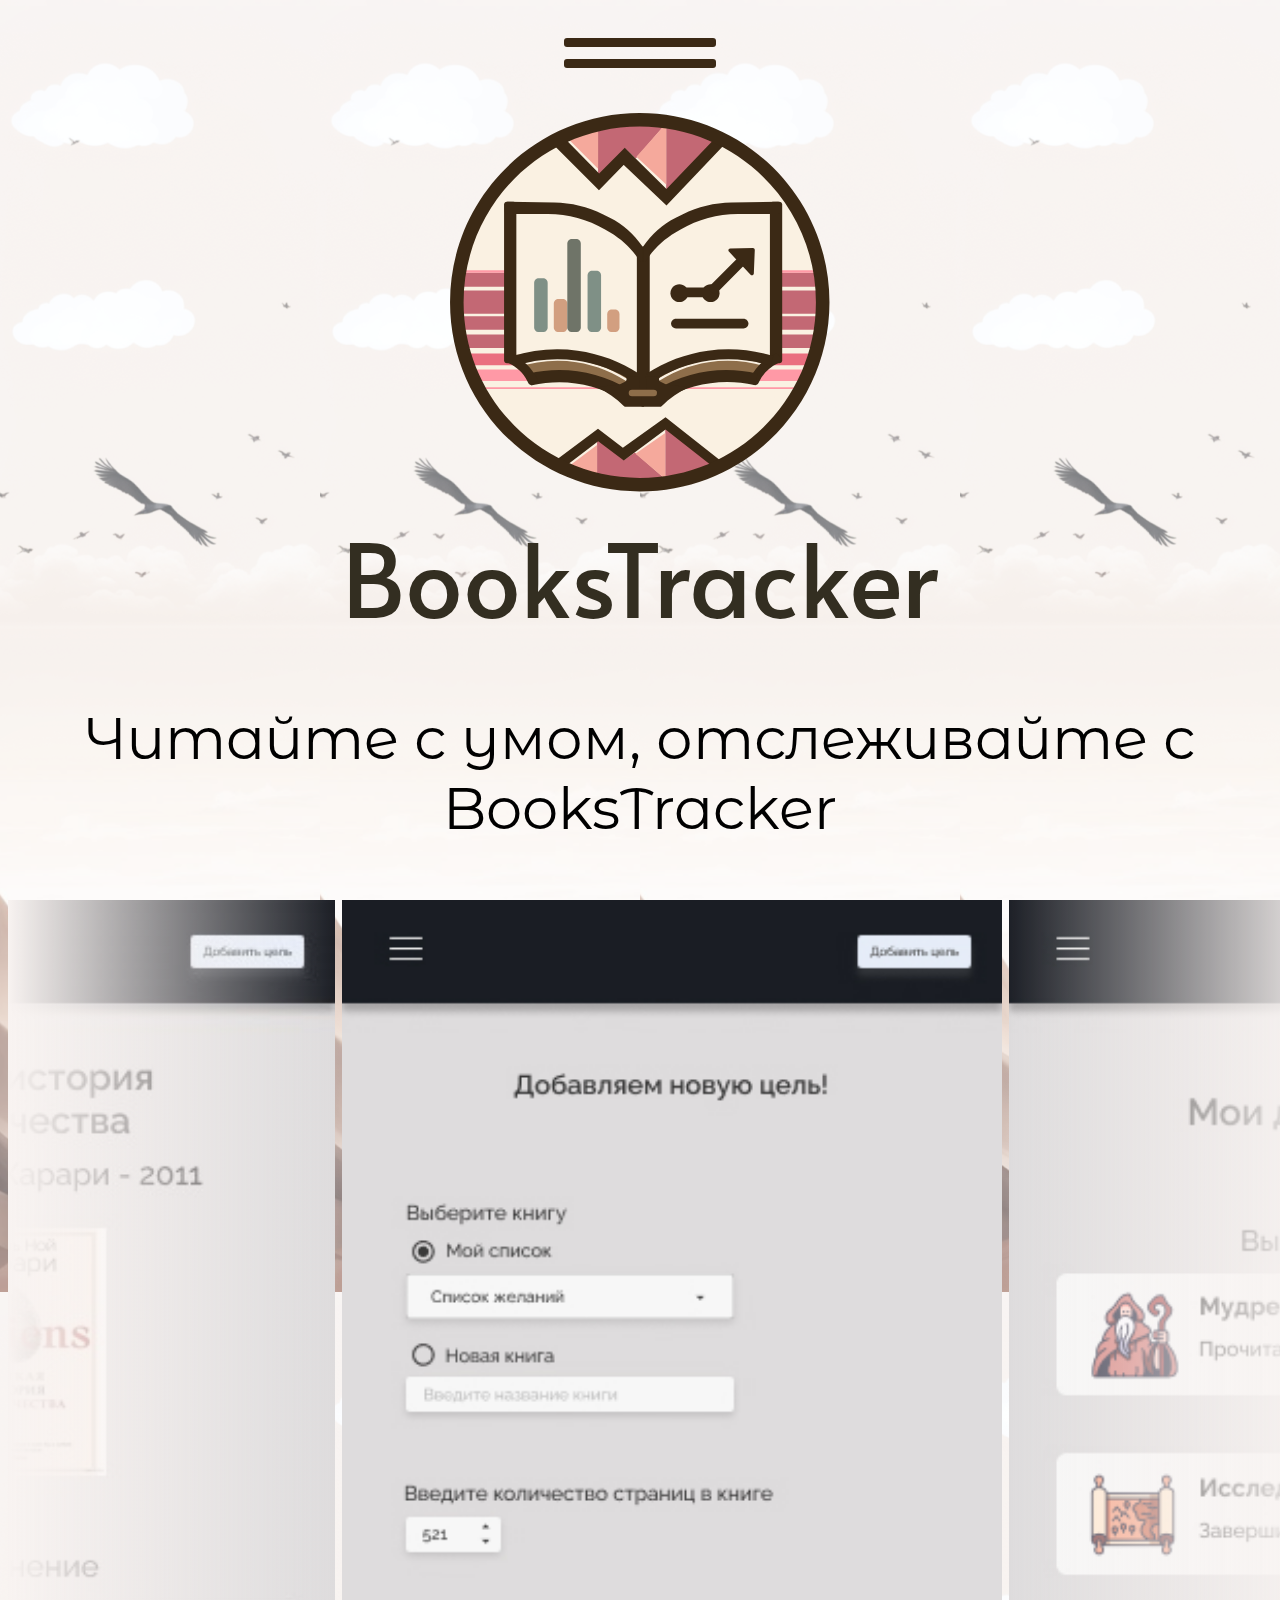
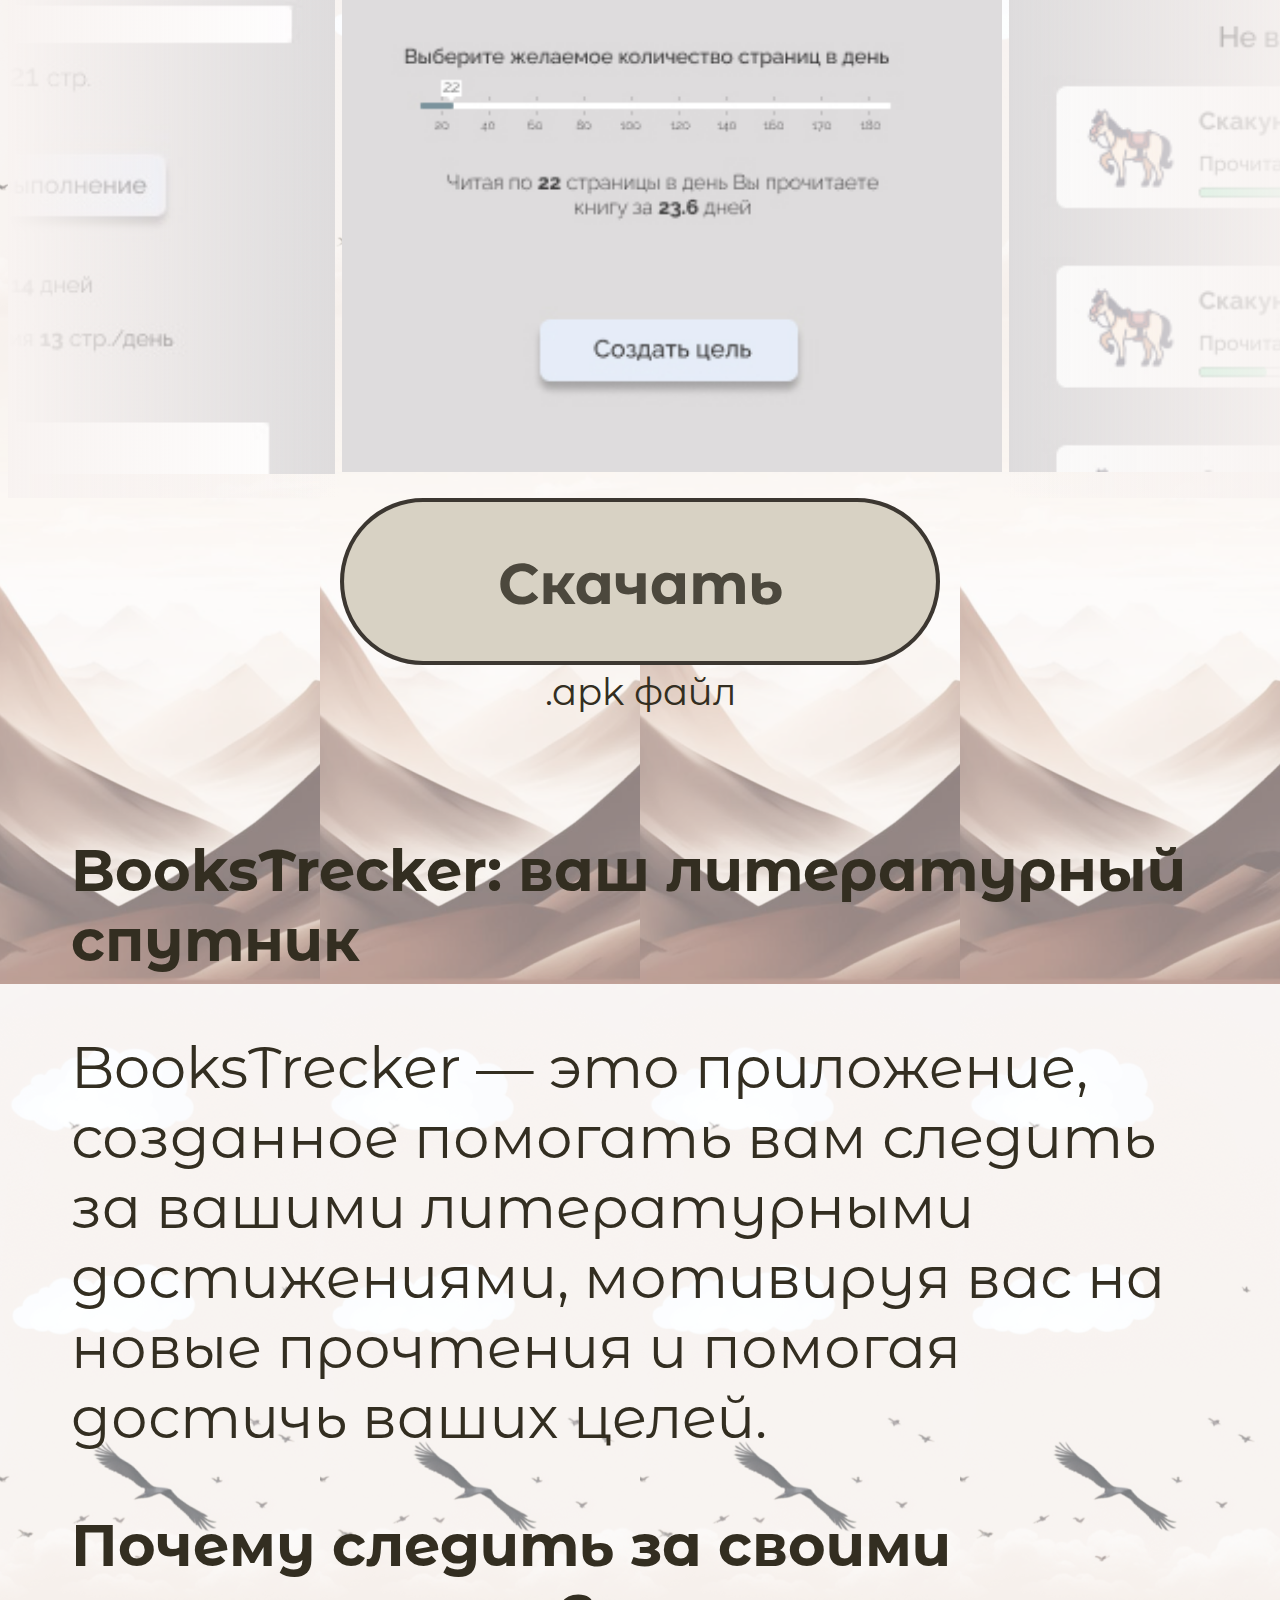
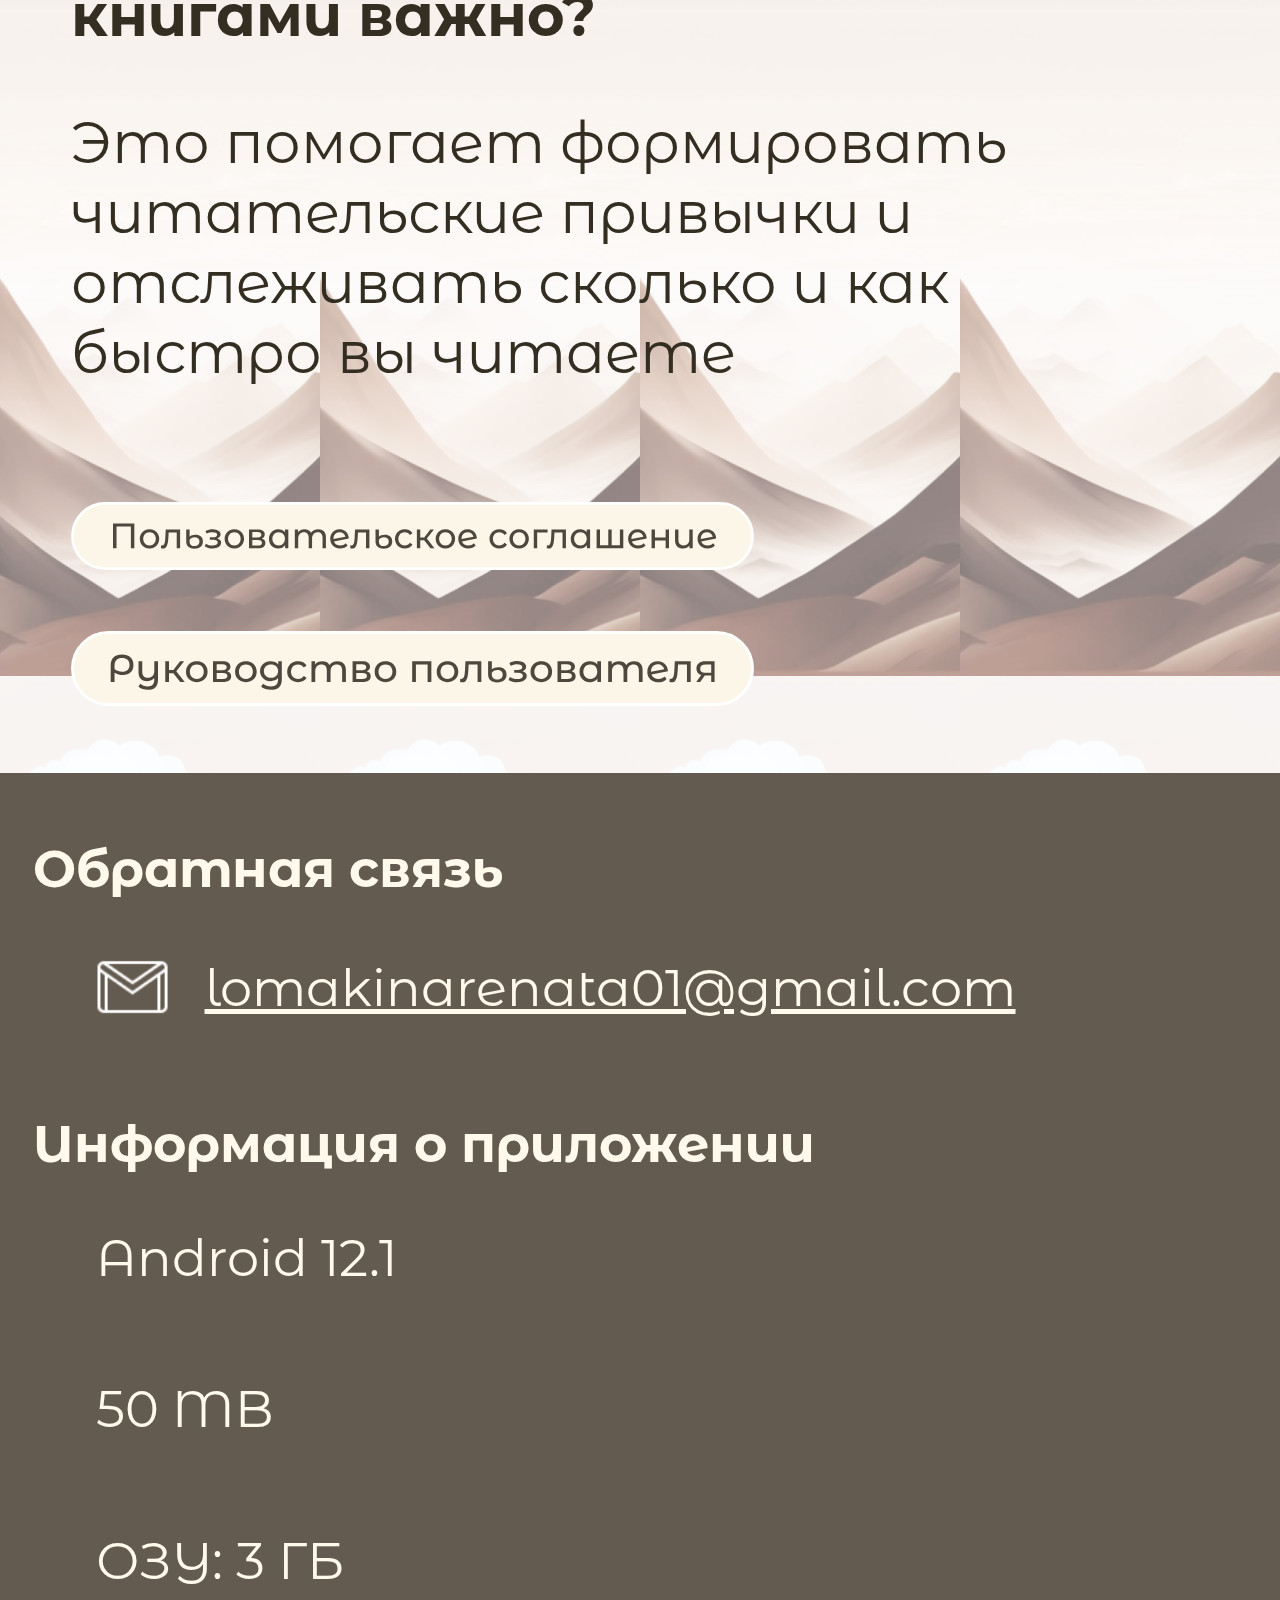
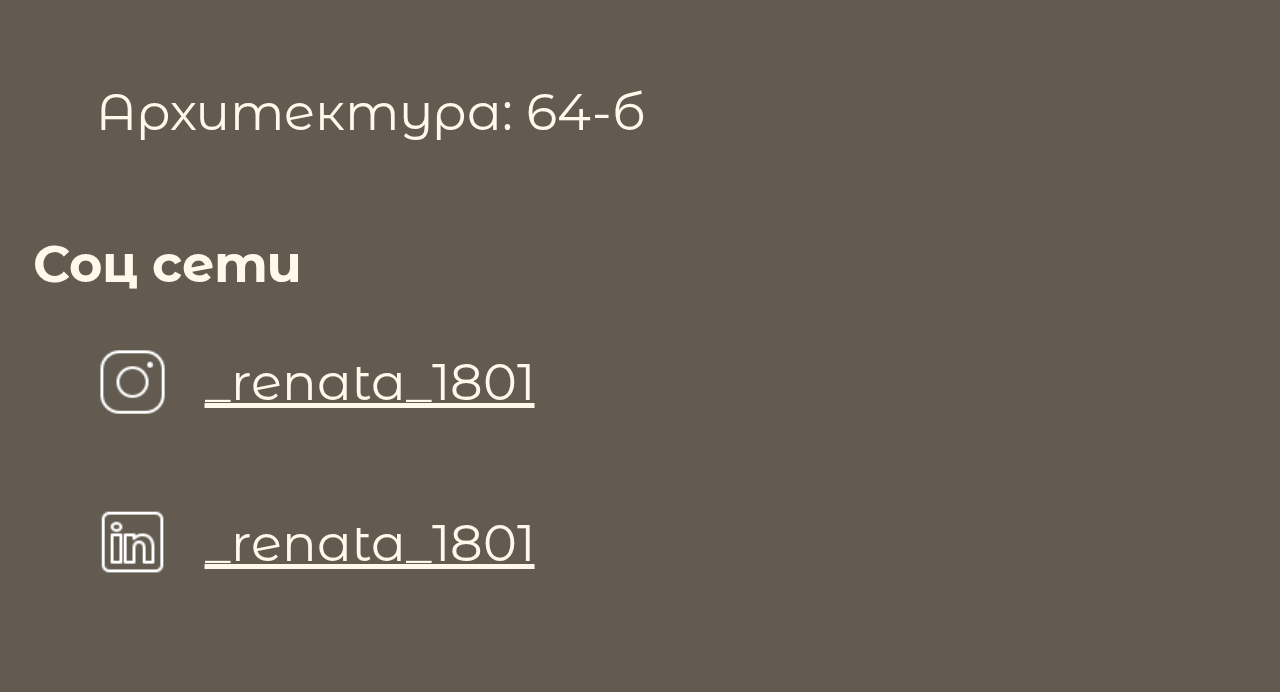
<file: index.html>
<!DOCTYPE html>
<html>
  <head>
    <link href='https://fonts.googleapis.com/css?family=Alata' rel='stylesheet'>
    <link href='https://fonts.googleapis.com/css?family=Montserrat Alternates' rel='stylesheet'>
    
    <meta name="viewport" content="width=device-width, initial-scale=1">
    <link rel="stylesheet" href="css/styleMainP.css">

    <link rel="stylesheet" href="css/owl.carousel.min.css">
    <link rel="stylesheet" href="css/owl.theme.default.min.css">

</head>
<body>
    <div class="bars">
        <div class="scrollBars"></div>
        <div class="scrollBars"></div>
    </div>

    <div class="header">
        <img src="img/logo.svg" alt="Logo">
        <h1>BooksTracker</h1>
        <p>Читайте с умом, отслеживайте с BooksTracker</p>
    </div>
    
  <div class="layered">
    <div class="owl-carousel">
      <img src="img/screenshot1.jpg" />
      <img src="img/screenshot2.jpg" />
      <img src="img/screenshot3.jpg" />
      <img src="img/screenshot4.jpg" />
      <img src="img/screenshot5.jpg" />
    </div>
  </div>

      <div class="content-button">
      <a href="downlodeFile.png" download="BooksTracker">
        <img src="img/buttonDownload.svg" alt="скачать" >
      </a>
      <p class="file-text">.apk файл</p>
    </div>

    <div class="content">
        <p><b>BooksTrecker: ваш литературный спутник</b></p>
        <p>BooksTrecker — это приложение, созданное помогать вам следить за вашими 
            литературными достижениями, мотивируя вас на новые прочтения и помогая 
            достичь ваших целей.</p>

        <p><b>Почему следить за своими книгами важно?</b></p>
        <p>Это помогает формировать читательские привычки и отслеживать сколько 
            и как быстро вы читаете</p>

        <a href="fonts/userAgreement.html"><img src="img/buttonAgreement.svg" alt="Пользовательское соглашение"></a>
        <a href="fonts/userAgreement.html"><img src="img/buttonManual.svg" alt="Инструкция по использованию"></a>
    </div>

    <div class="footer">
        <p><b>Обратная связь</b></p>
        <p class="p-footer-low"><img src="img/icons8-gmail-50.png" alt="email"><u>lomakinarenata01@gmail.com</u></p>

        <p><b>Информация о приложении</b></p>
        <p class="p-footer-low">Android 12.1</p>
        <p class="p-footer-low">50 MB</p>
        <p class="p-footer-low">ОЗУ: 3 ГБ</p>
        <p class="p-footer-low">Архитектура: 64-б</p>

        <p><b>Соц сети</b></p>
        <p class="p-footer-low"><img src="img/icons8-instagram-50.png" alt="instagram">
            <a href="https://www.instagram.com/_renata_1801?igsh=YzA2MWIwNm5xejEz">_renata_1801</a></p>
        <p class="p-footer-low"><img src="img/icons8-линкедин-50.png" alt="linkedin">
            <a href="https://www.linkedin.com/in/рената-филиппова-8046b8291/">_renata_1801</a></p>

    </div>
    <script src="js/jquery.js"></script>
    <script src="js/owl.carousel.min.js"></script>

    <script src="js/scriptMain.js"></script>
</body>
</html>
</file>
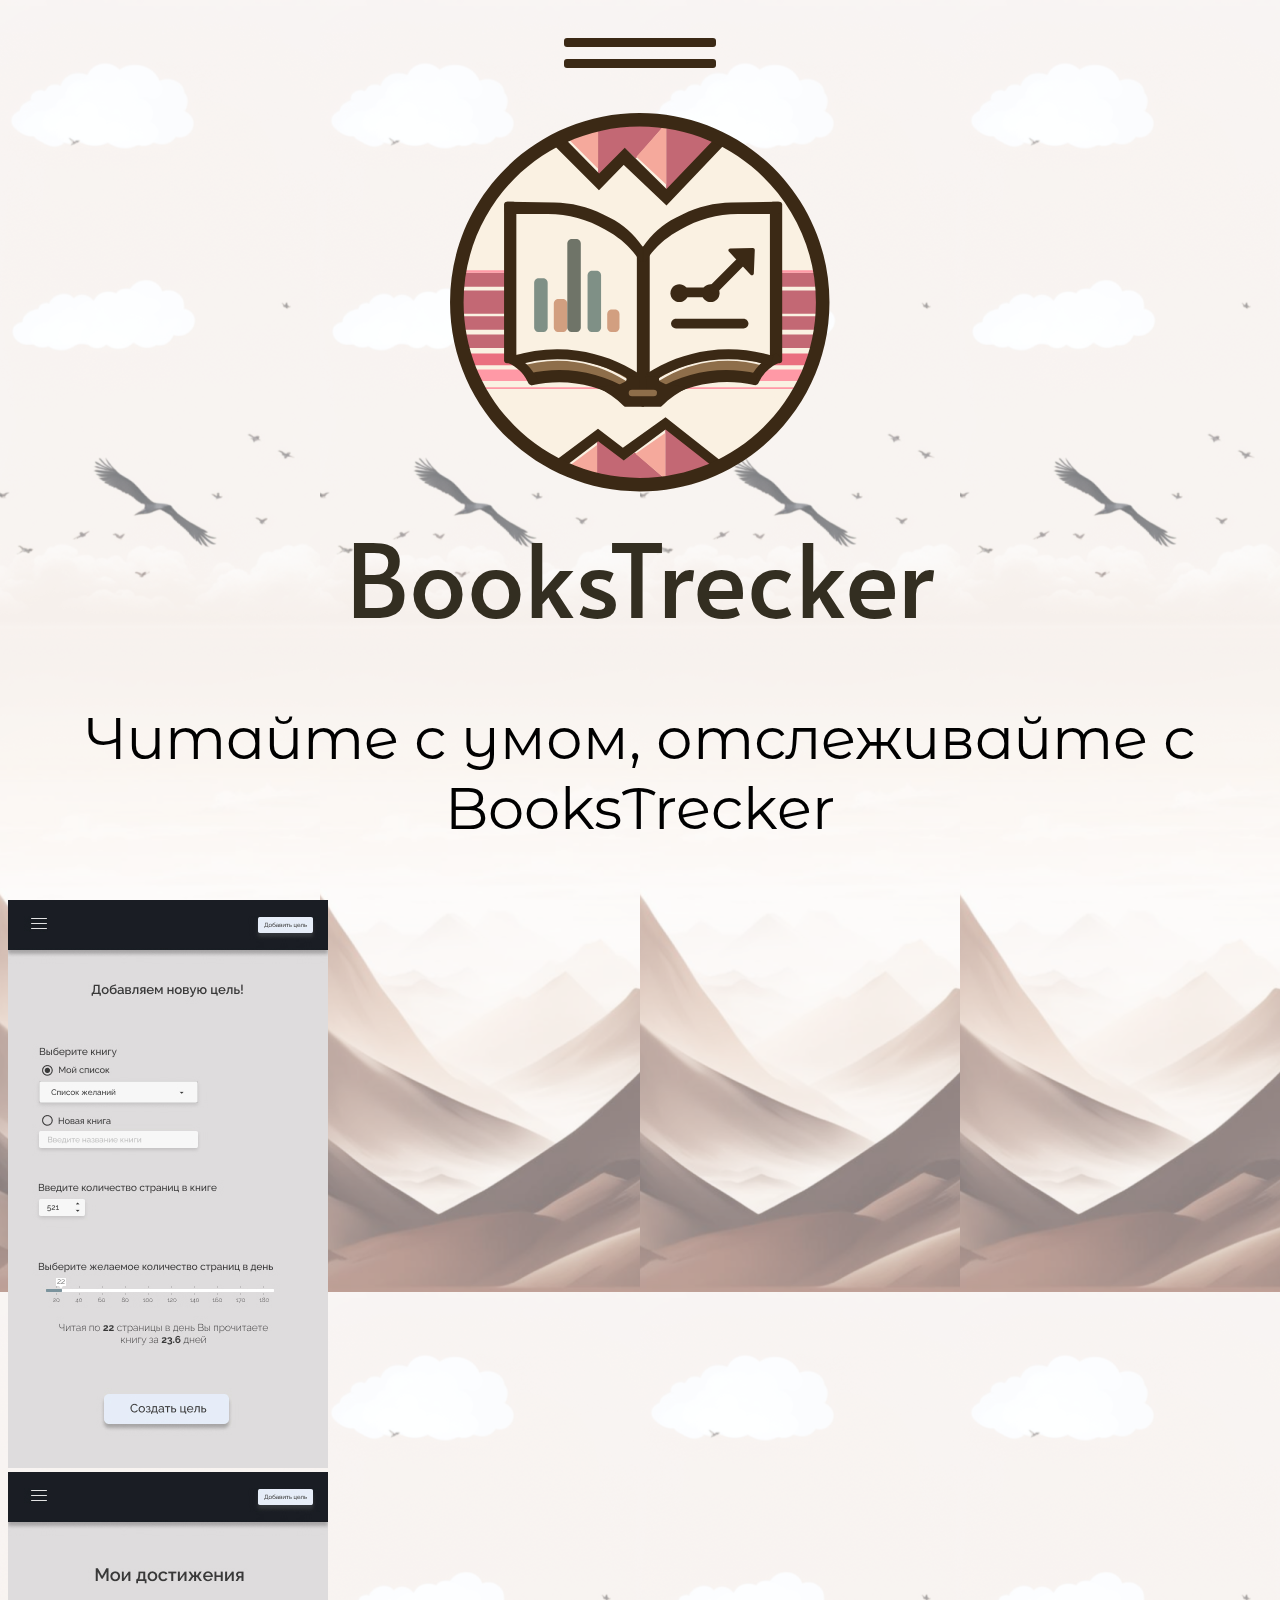
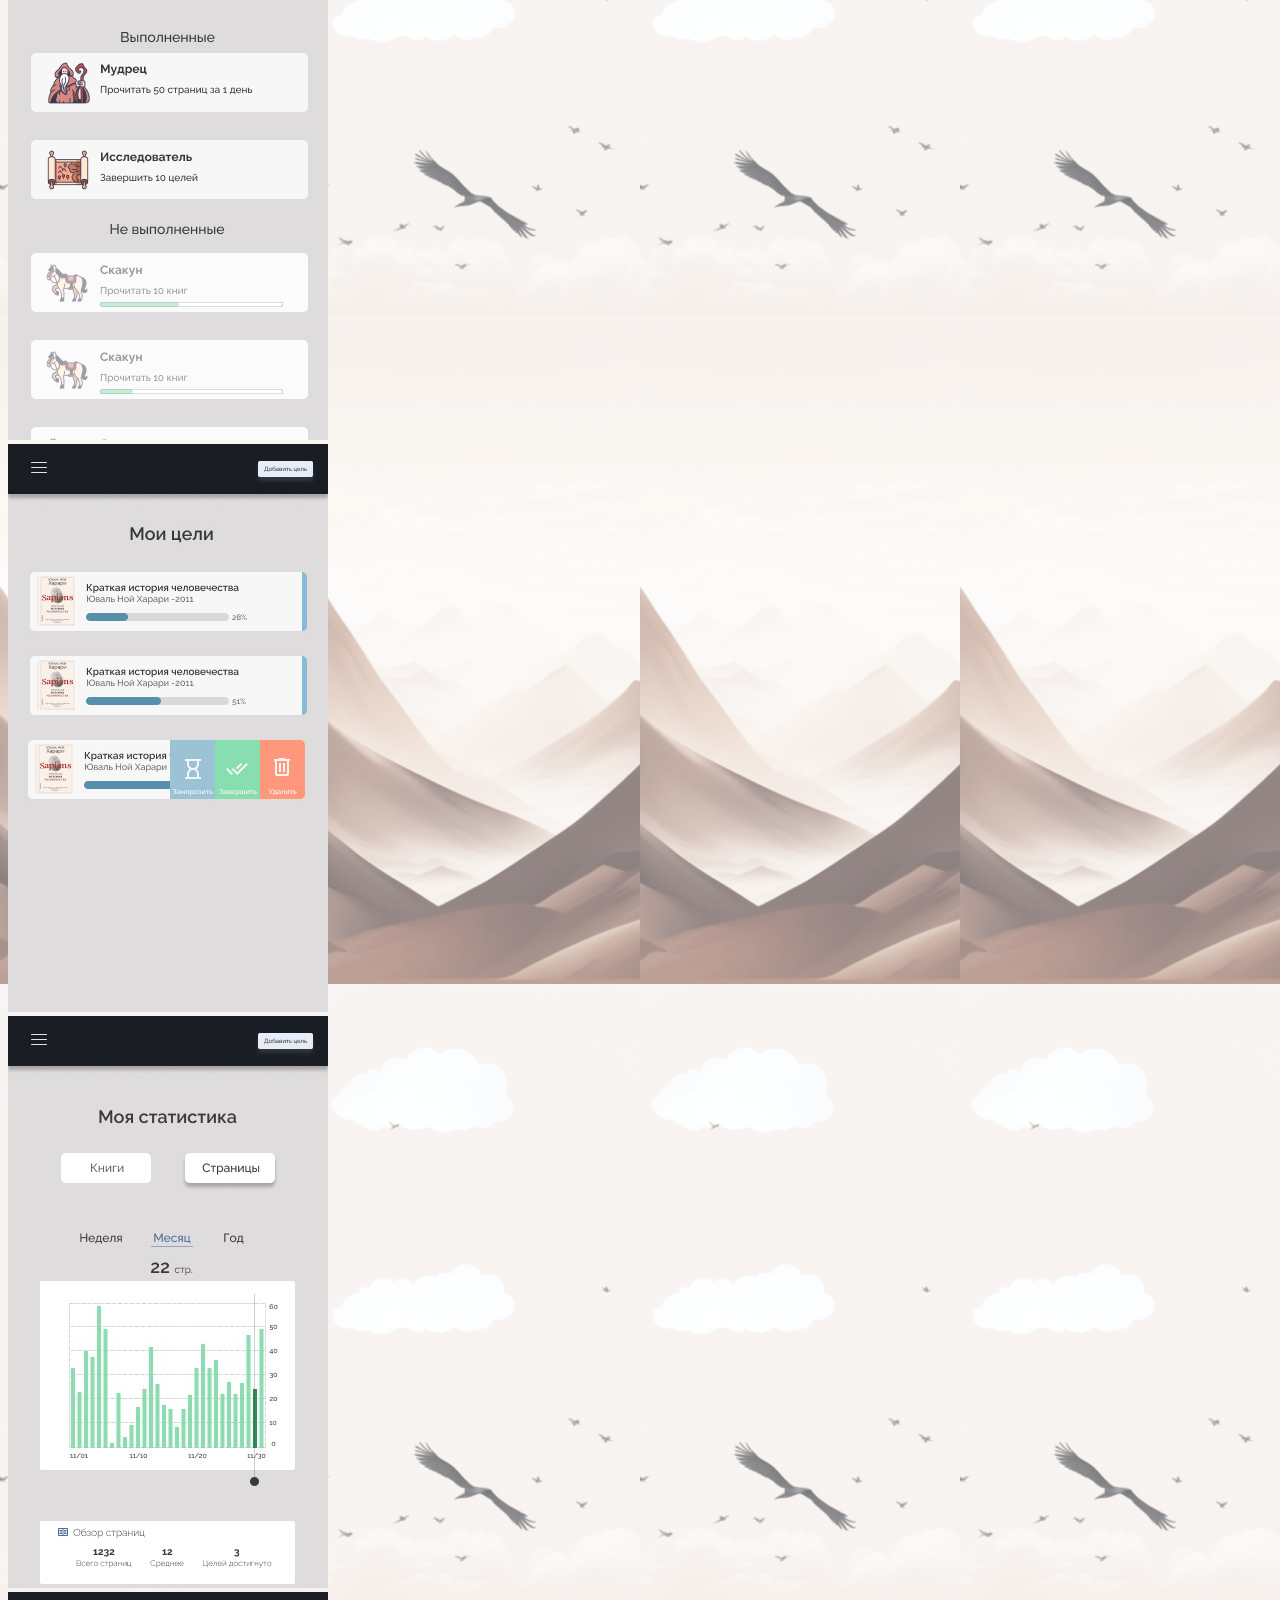
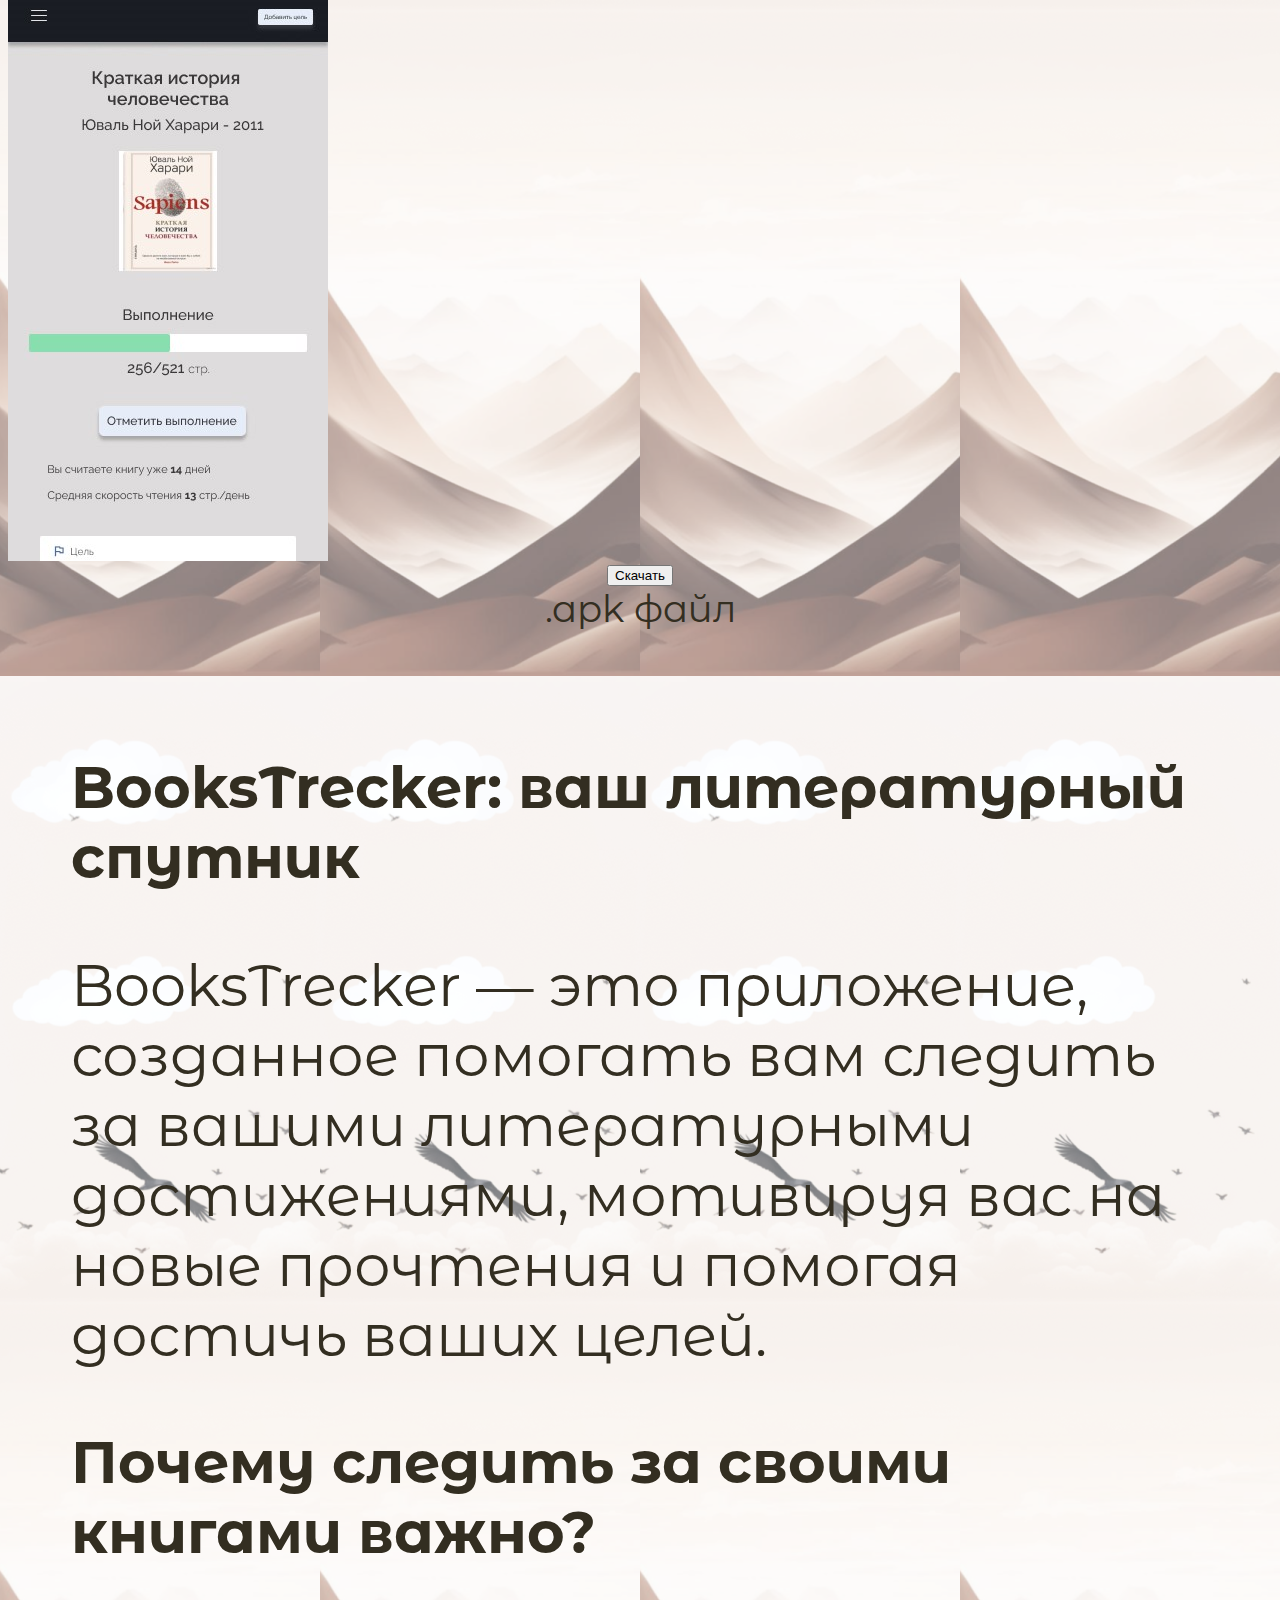
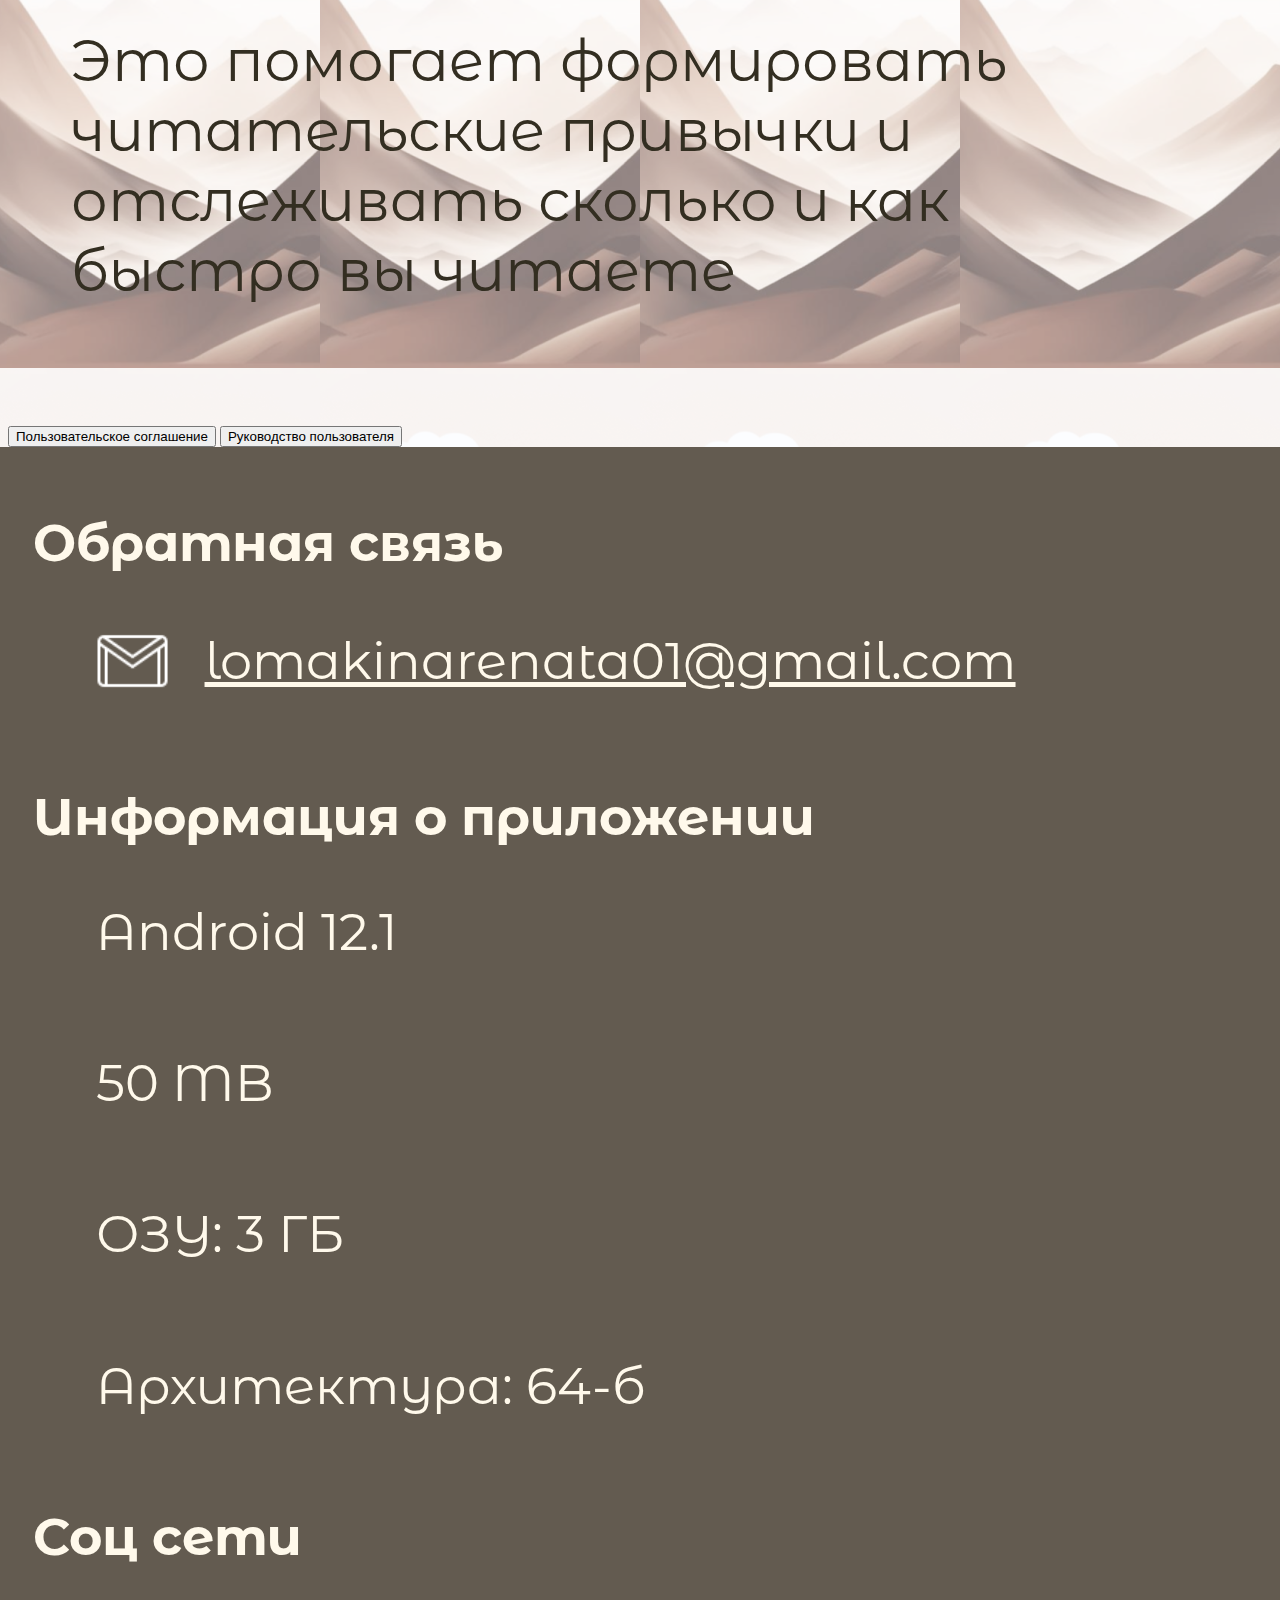
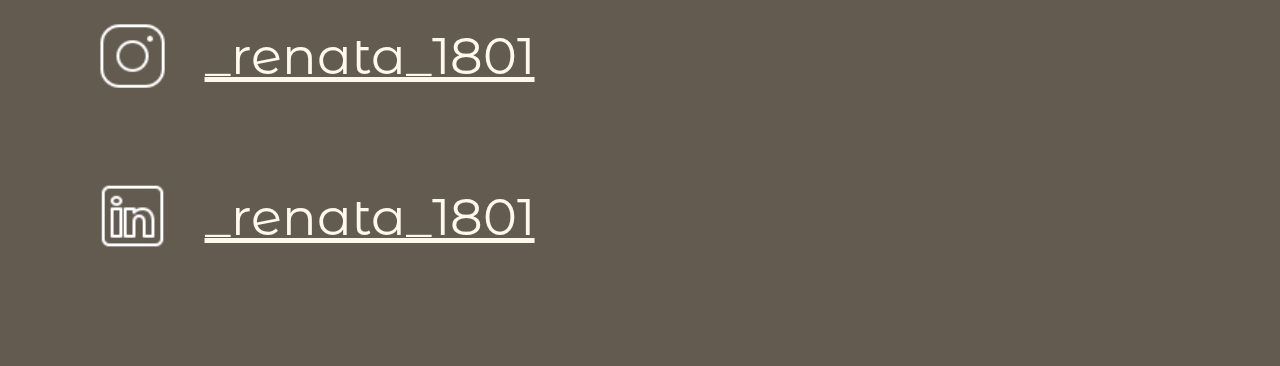
<file: mainPage.html>
<!DOCTYPE html>
<html>
<head>
    <link href='https://fonts.googleapis.com/css?family=Alata' rel='stylesheet'>
    <link href='https://fonts.googleapis.com/css?family=Montserrat Alternates' rel='stylesheet'>
    
    <meta name="viewport" content="width=device-width, initial-scale=1">
    <link rel="stylesheet" href="css/styleMainP.css"></linkrel>

</head>
<body>
    <div class="bars">
        <div class="scrollBars"></div>
        <div class="scrollBars"></div>
    </div>

    <div class="header">
        <img src="img/logo.svg" alt="Logo">
        <h1>BooksTrecker</h1>
        <p>Читайте с умом, отслеживайте с BooksTrecker</p>
    </div>

    <div class="carousel-container">
        <div class="carousel">
          <div class="carousel-item">
            <img src="img/screenshot1.jpg" alt="Фото 1">
          </div>
          <div class="carousel-item">
            <img src="img/screenshot2.jpg" alt="Фото 2">
          </div>
          <div class="carousel-item">
            <img src="img/screenshot3.jpg" alt="Фото 3">
          </div>
          <div class="carousel-item">
            <img src="img/screenshot4.jpg" alt="Фото 3">
          </div>
          <div class="carousel-item">
            <img src="img/screenshot5.jpg" alt="Фото 3">
          </div>
        </div>
      </div>

    <div class="content-button">
      <button class="download-button" onclick="downloadFile()">Скачать</button>
      <p class="file-text">.apk файл</p>
    </div>

    <div class="content">
        <p><b>BooksTrecker: ваш литературный спутник</b></p>
        <p>BooksTrecker — это приложение, созданное помогать вам следить за вашими 
            литературными достижениями, мотивируя вас на новые прочтения и помогая 
            достичь ваших целей.</p>

        <p><b>Почему следить за своими книгами важно?</b></p>
        <p>Это помогает формировать читательские привычки и отслеживать сколько 
            и как быстро вы читаете</p>
    </div>

        <button onclick="window.location.href='fonts/userAgreement.html'" class="inf-button">Пользовательское соглашение</button>
        <button onclick="window.location.href='fonts/instructionsForUse.html'" class="inf-button">Руководство пользователя</button>

    <div class="footer">
        <p><b>Обратная связь</b></p>
        <p class="p-footer-low"><img src="img/icons8-gmail-50.png" alt="email"><u>lomakinarenata01@gmail.com</u></p>

        <p><b>Информация о приложении</b></p>
        <p class="p-footer-low">Android 12.1</p>
        <p class="p-footer-low">50 MB</p>
        <p class="p-footer-low">ОЗУ: 3 ГБ</p>
        <p class="p-footer-low">Архитектура: 64-б</p>

        <p><b>Соц сети</b></p>
        <p class="p-footer-low"><img src="img/icons8-instagram-50.png" alt="instagram">
            <a href="https://www.instagram.com/_renata_1801?igsh=YzA2MWIwNm5xejEz">_renata_1801</a></p>
        <p class="p-footer-low"><img src="img/icons8-линкедин-50.png" alt="linkedin">
            <a href="https://www.linkedin.com/in/рената-филиппова-8046b8291/">_renata_1801</a></p>

    </div>

    <script src="js/scriptMain.js"></script>
</body>
</html>
</file>
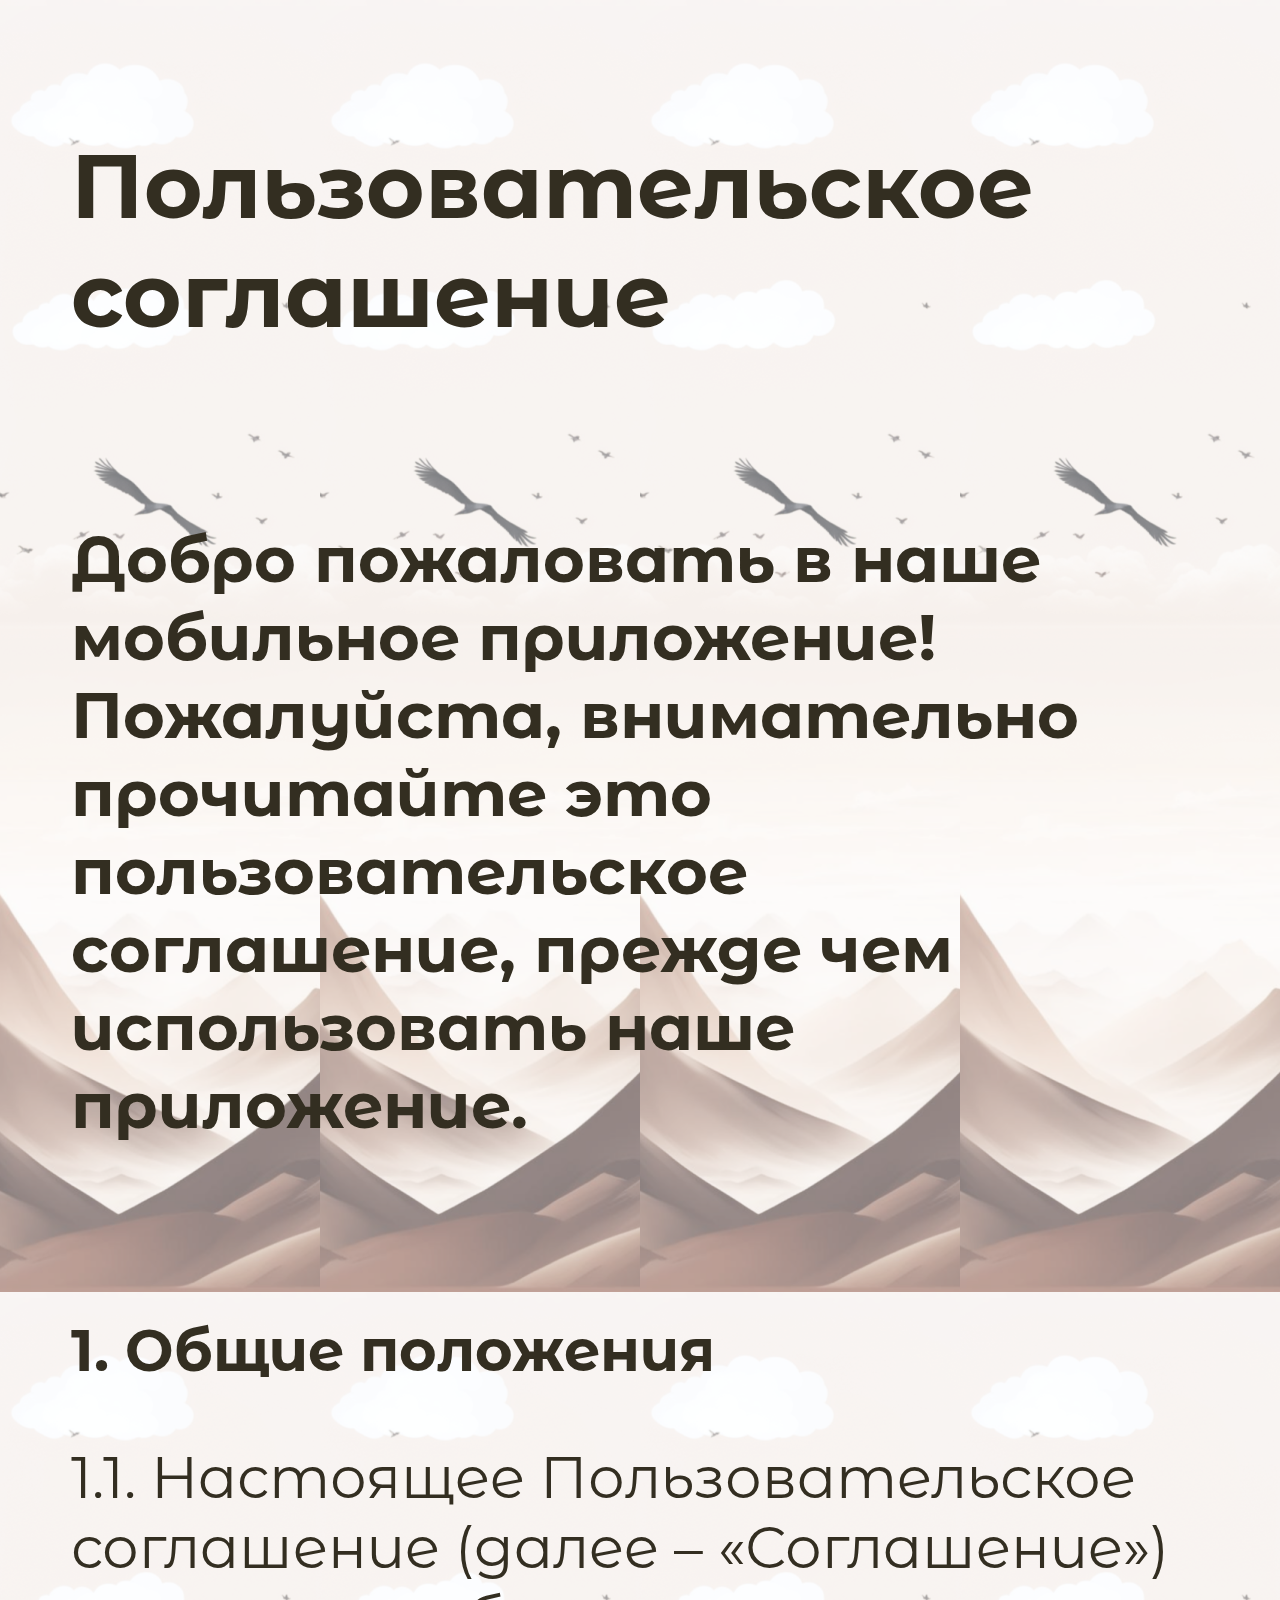
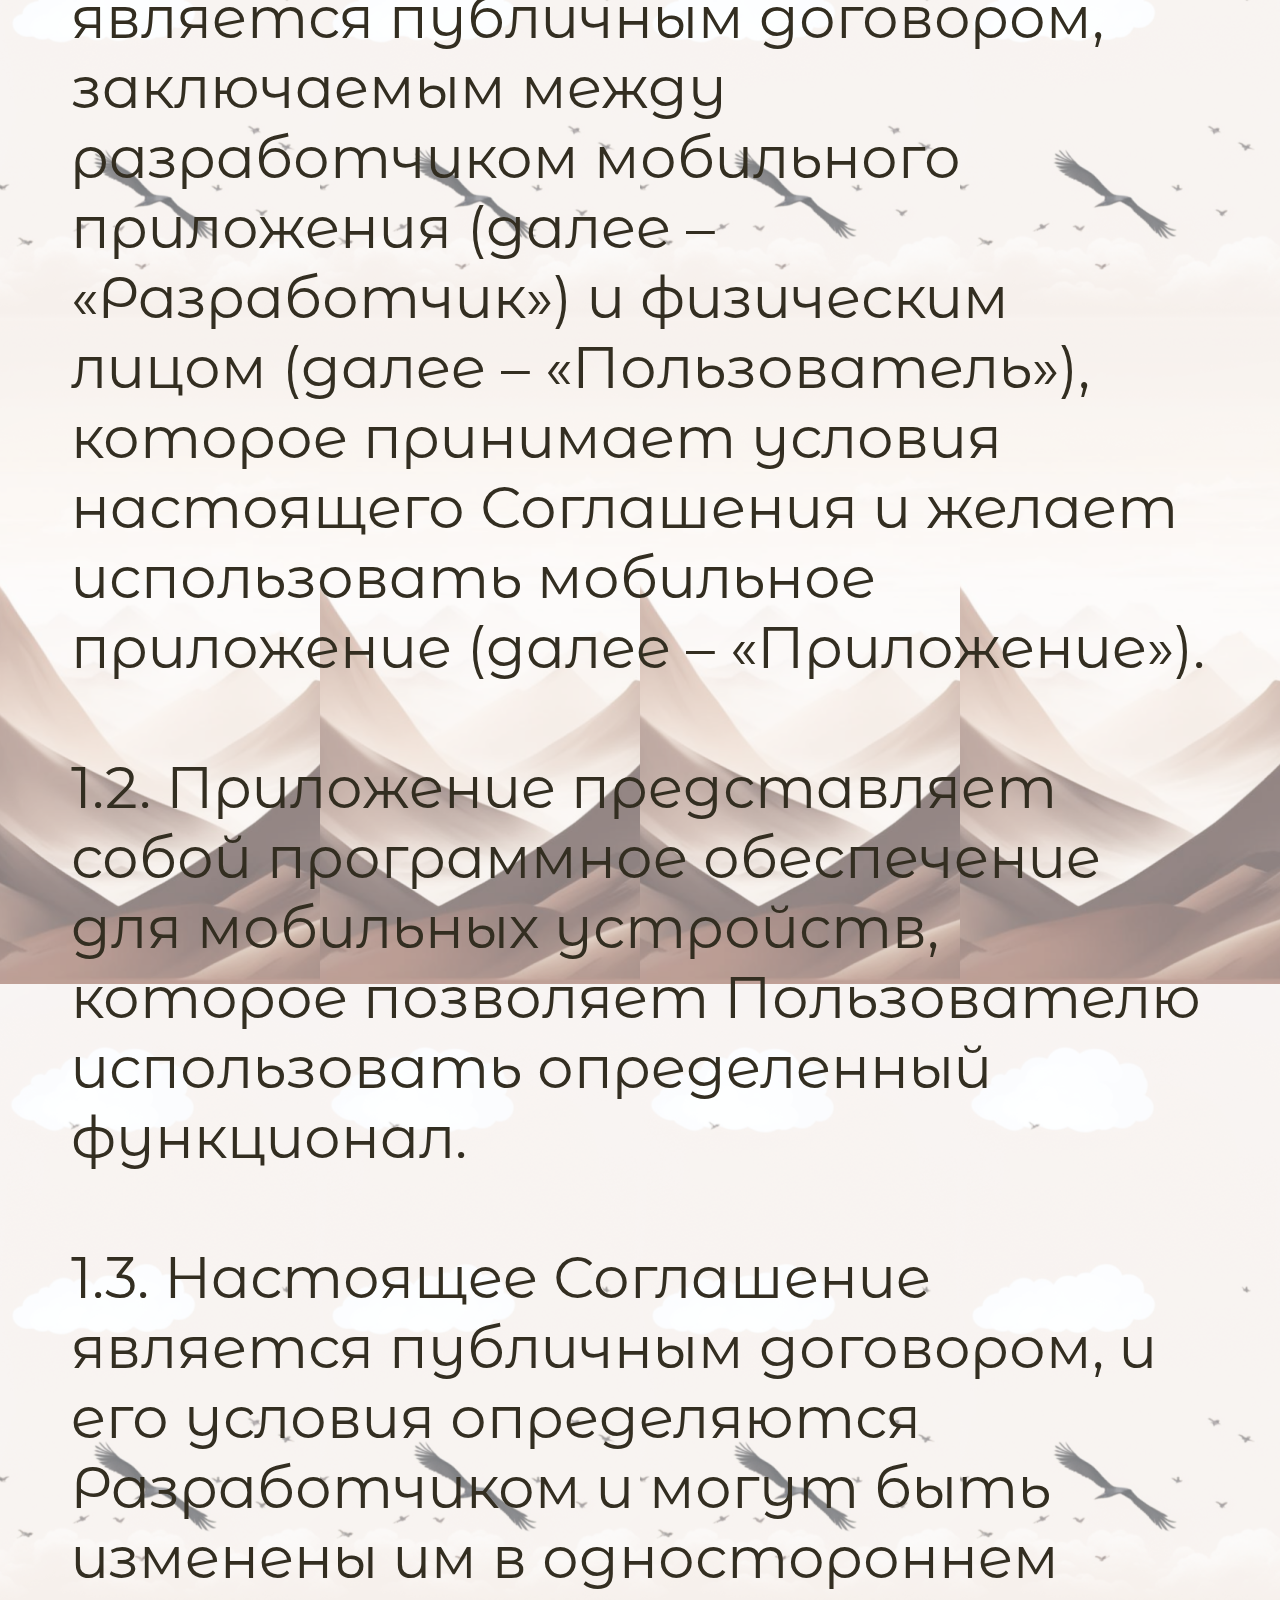
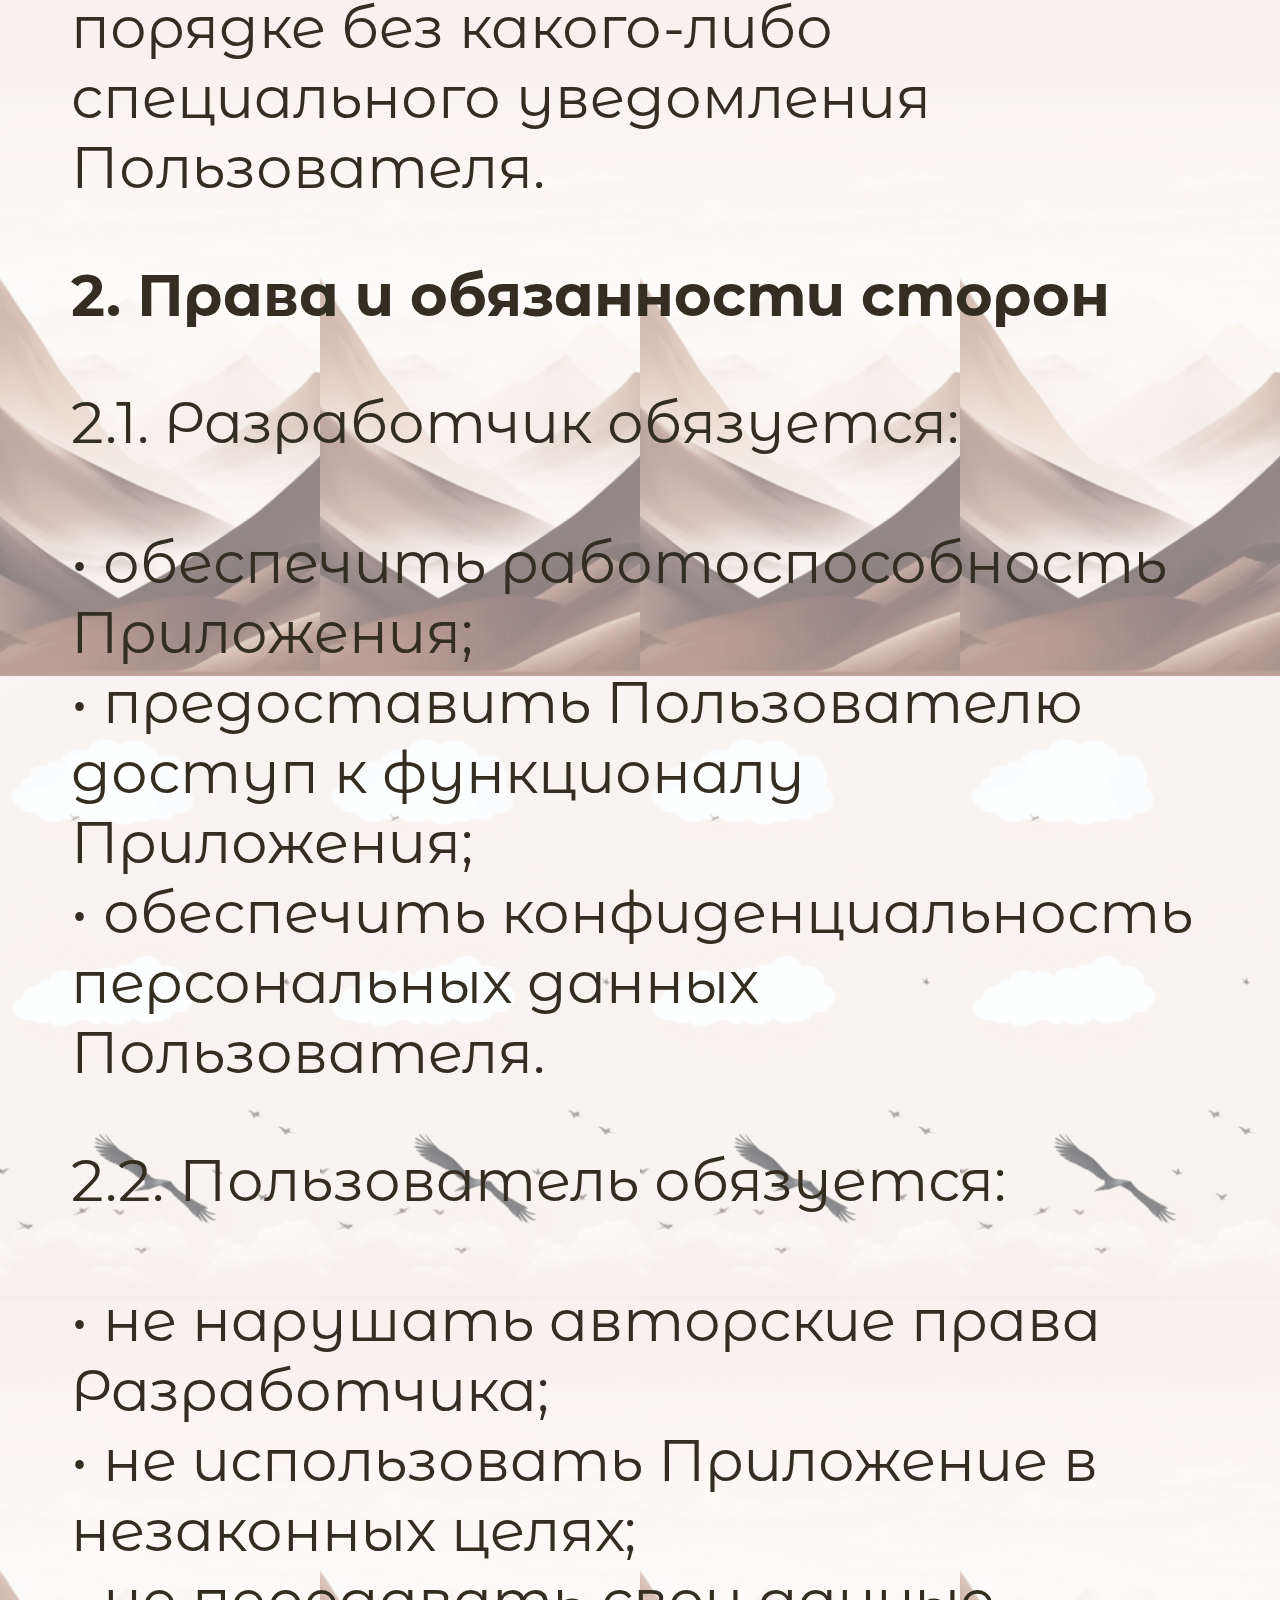
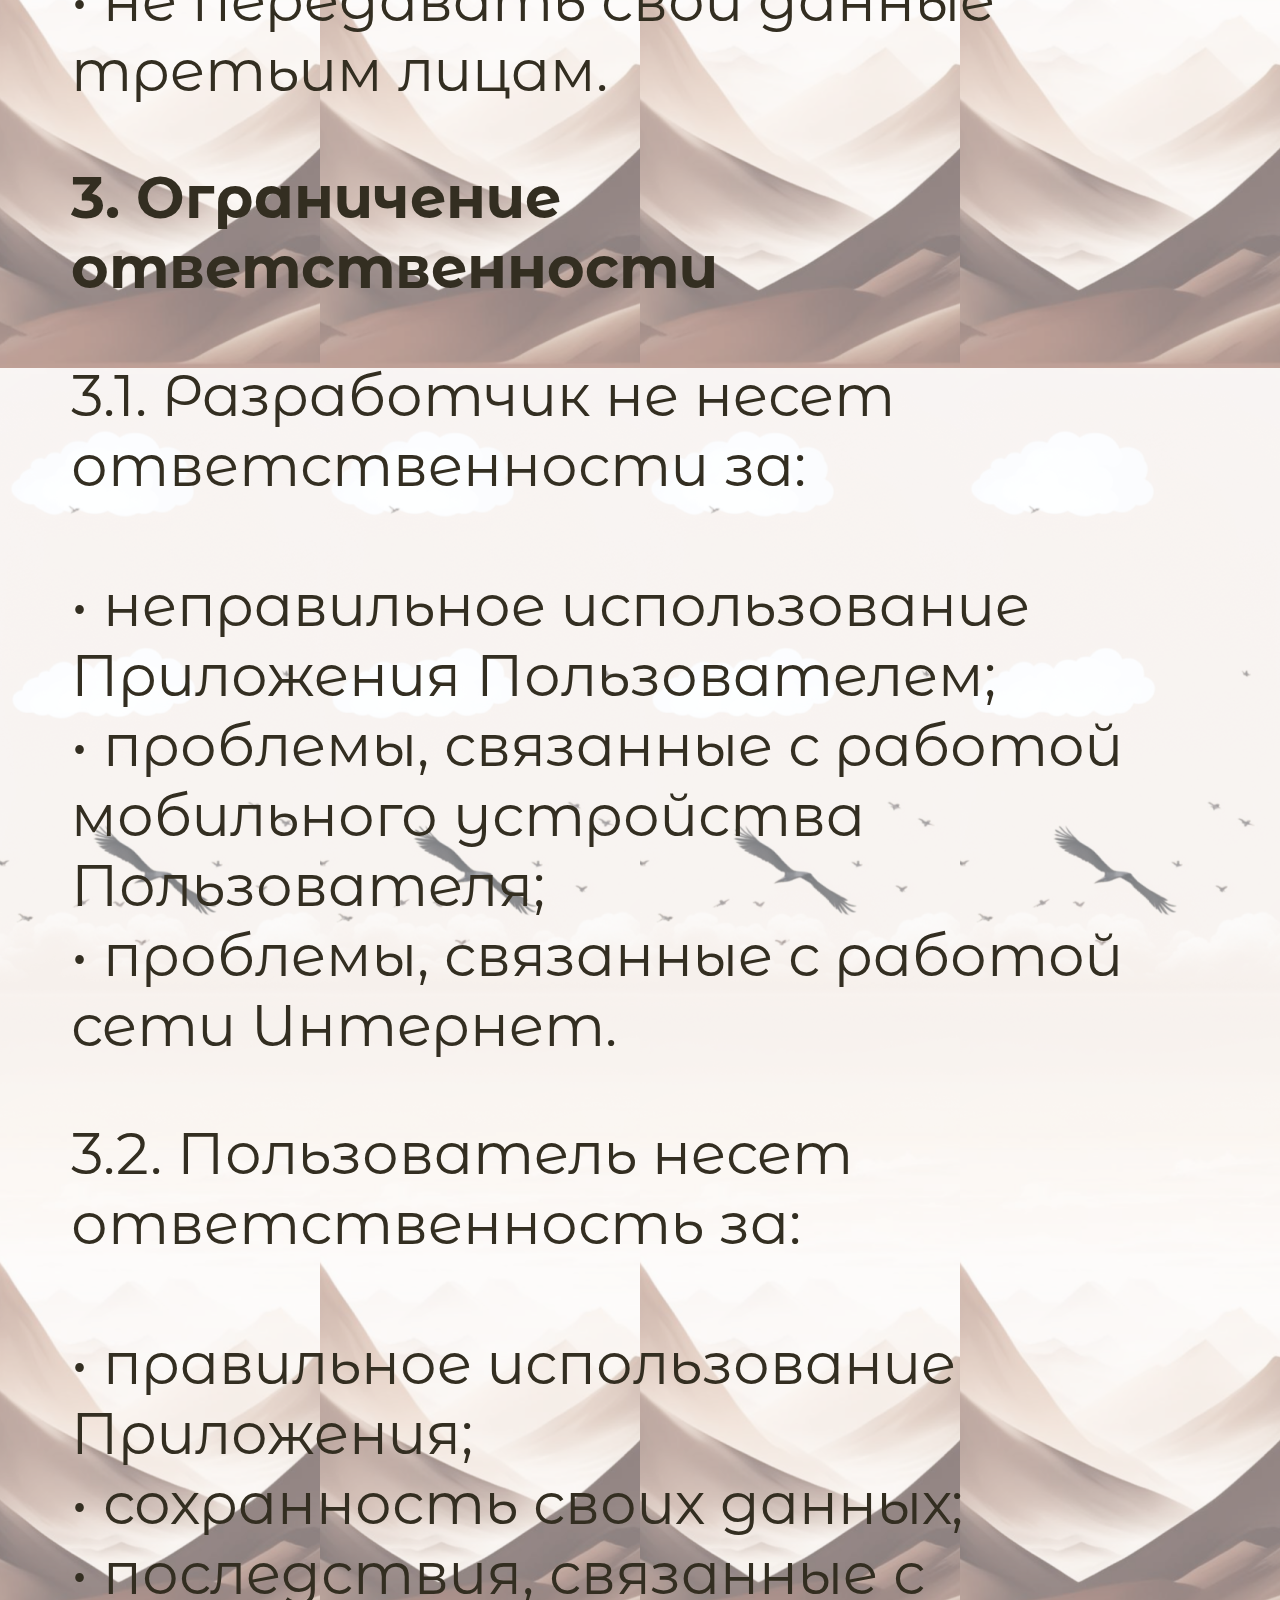
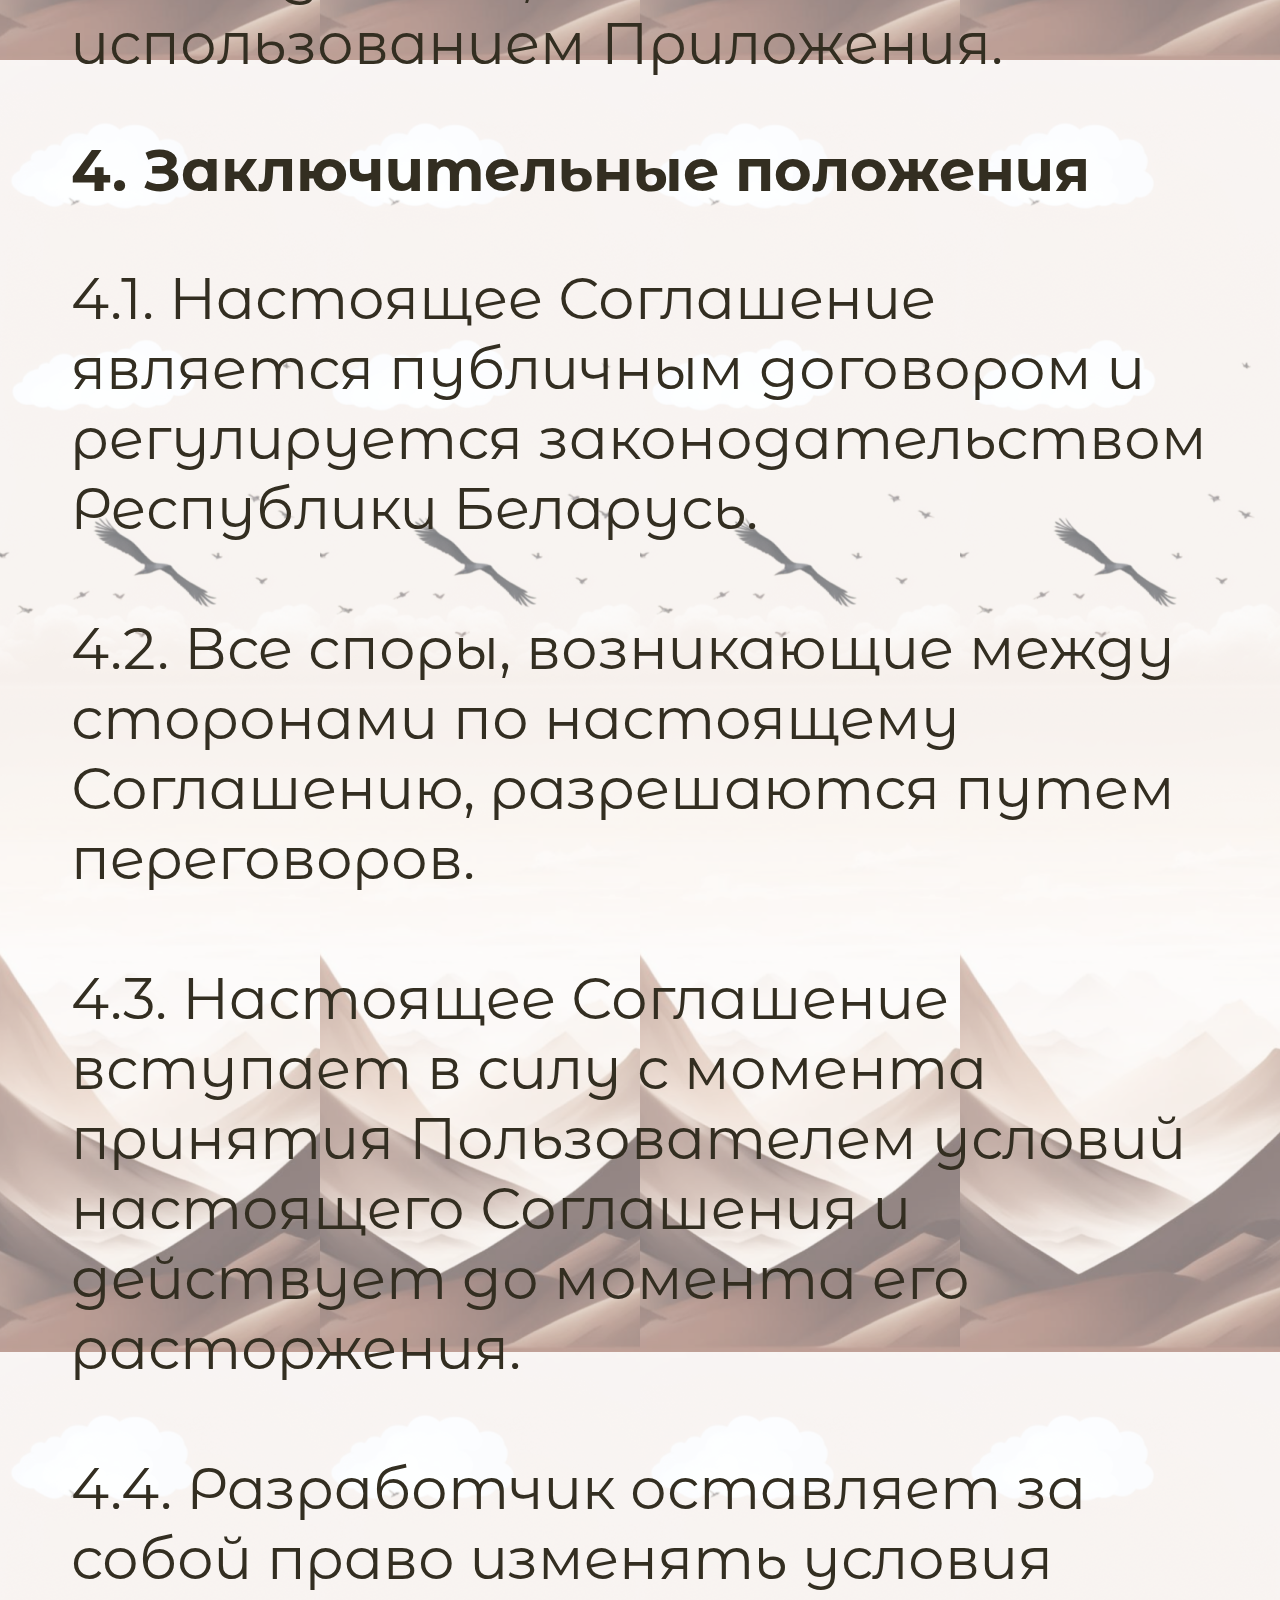
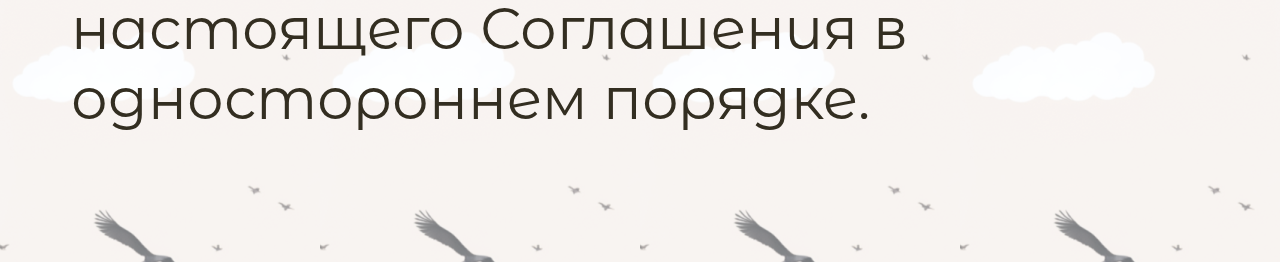
<file: fonts/instructionsForUse.html>
<!DOCTYPE html>
<html lang="en">
<head>
    <meta charset="UTF-8">
    <meta name="viewport" content="width=device-width, initial-scale=1.0">

    <link href='https://fonts.googleapis.com/css?family=Alata' rel='stylesheet'>
    <link href='https://fonts.googleapis.com/css?family=Montserrat Alternates' rel='stylesheet'>

    <link rel="stylesheet" href="../css/styleMainP.css"></linkrel>
</head>
<body>
    <div class="content">

        <h1>Пользовательское соглашение</h1>

        <h3>Добро пожаловать в наше мобильное приложение! Пожалуйста, 
            внимательно прочитайте это пользовательское соглашение, прежде чем использовать наше приложение.</h3>

        <p><b>1. Общие положения</b></p>
        <p>1.1. Настоящее Пользовательское соглашение (далее – «Соглашение») является публичным договором, 
            заключаемым между разработчиком мобильного приложения (далее – «Разработчик») и физическим 
            лицом (далее – «Пользователь»), которое принимает условия настоящего Соглашения и желает 
            использовать мобильное приложение (далее – «Приложение»).<br><br>
            1.2. Приложение представляет собой программное обеспечение для мобильных устройств, которое 
            позволяет Пользователю использовать определенный функционал.<br><br>
            1.3. Настоящее Соглашение является публичным договором, и его условия определяются Разработчиком 
            и могут быть изменены им в одностороннем порядке без какого-либо специального уведомления Пользователя.</p>

        <p><b>2. Права и обязанности сторон</b></p>
        <p>2.1. Разработчик обязуется:<br><br>
            • обеспечить работоспособность Приложения;<br>
            • предоставить Пользователю доступ к функционалу Приложения;<br>
            • обеспечить конфиденциальность персональных данных Пользователя.</p>
        <p>2.2. Пользователь обязуется:<br><br>
            • не нарушать авторские права Разработчика;<br>
            • не использовать Приложение в незаконных целях;<br>
            • не передавать свои данные третьим лицам.</p>

        <p><b>3. Ограничение ответственности</b></p>
        <p>3.1. Разработчик не несет ответственности за:<br><br>
            • неправильное использование Приложения Пользователем;<br>
            • проблемы, связанные с работой мобильного устройства Пользователя;<br>
            • проблемы, связанные с работой сети Интернет.</p>
        <p>3.2. Пользователь несет ответственность за:<br><br>
            • правильное использование Приложения;<br>
            • сохранность своих данных;<br>
            • последствия, связанные с использованием Приложения.</p>

        <p><b>4. Заключительные положения</b></p>
        <p>4.1. Настоящее Соглашение является публичным договором и регулируется законодательством 
            Республики Беларусь.<br><br>
           4.2. Все споры, возникающие между сторонами по настоящему Соглашению, разрешаются путем переговоров.<br><br>
           4.3. Настоящее Соглашение вступает в силу с момента принятия Пользователем условий 
           настоящего Соглашения и действует до момента его расторжения.<br><br>
           4.4. Разработчик оставляет за собой право изменять условия настоящего Соглашения в одностороннем порядке.</p>
    </div>
</body>
</html>
</file>
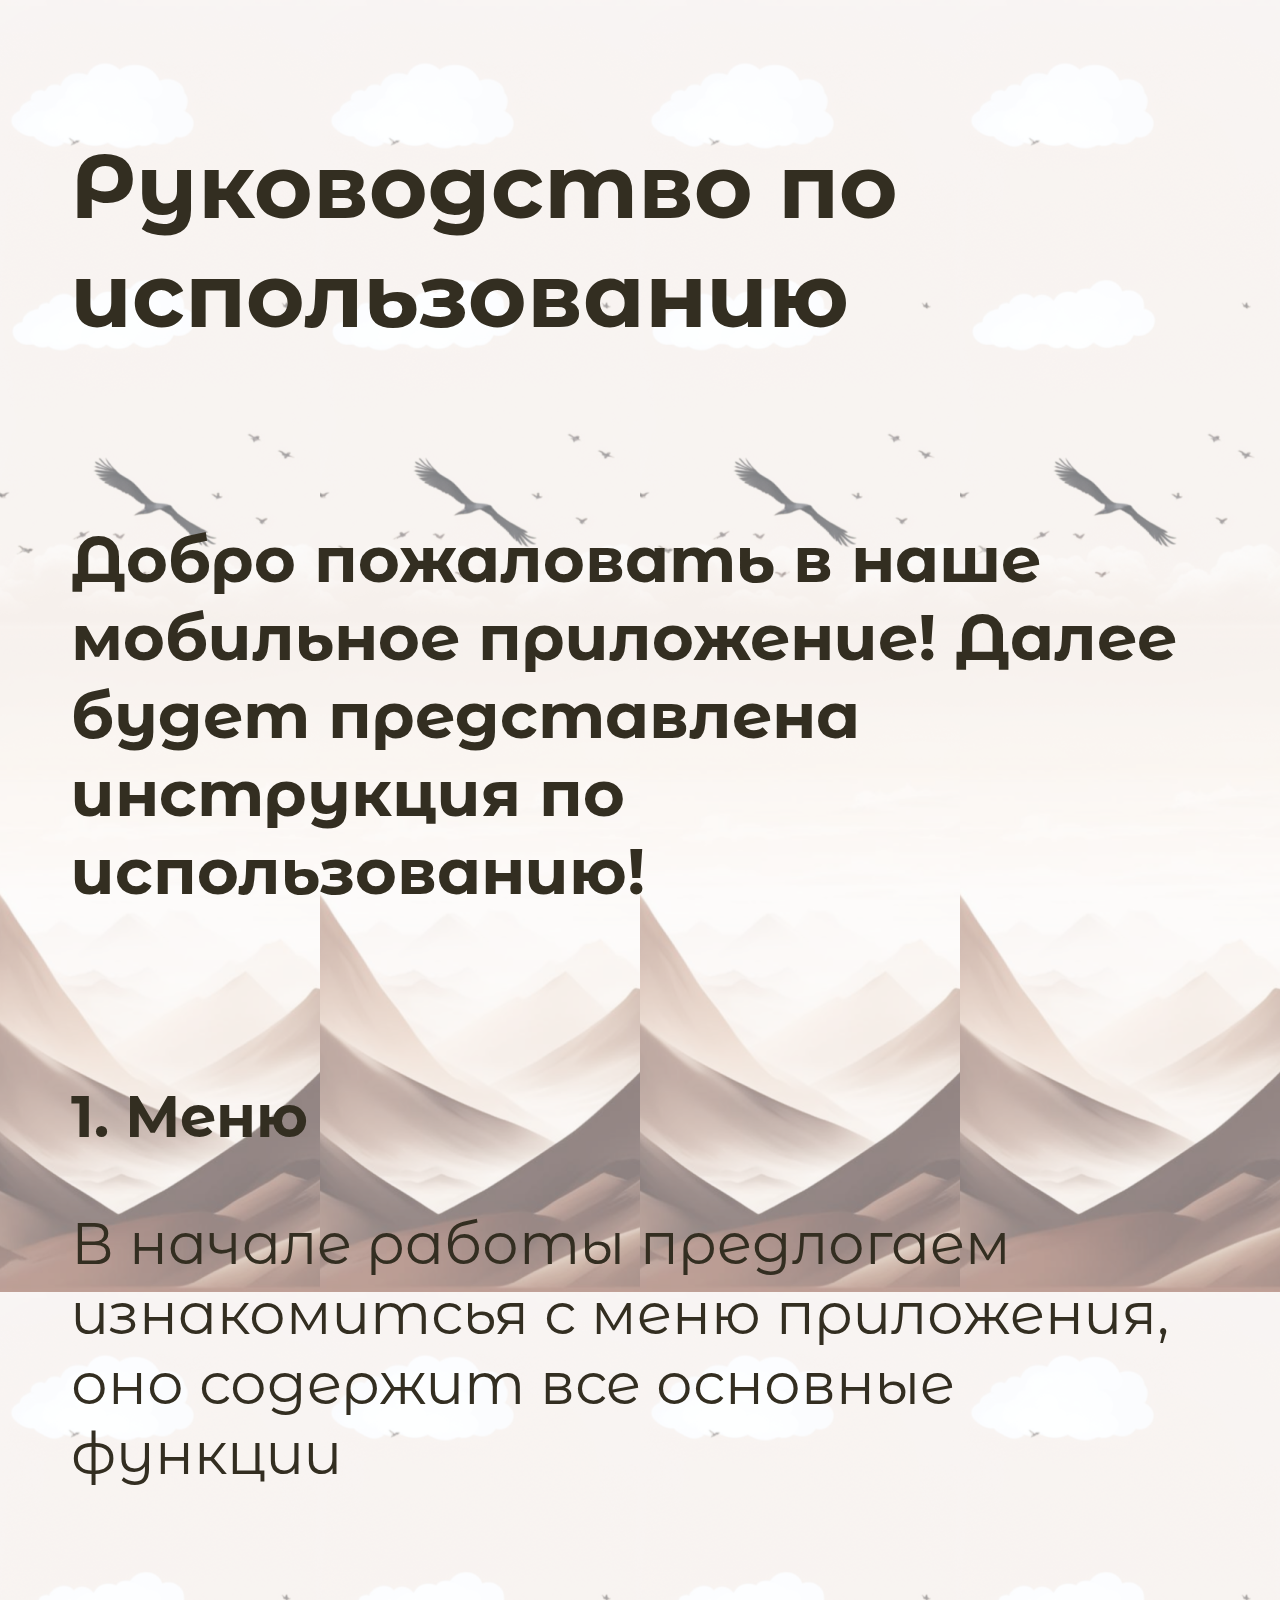
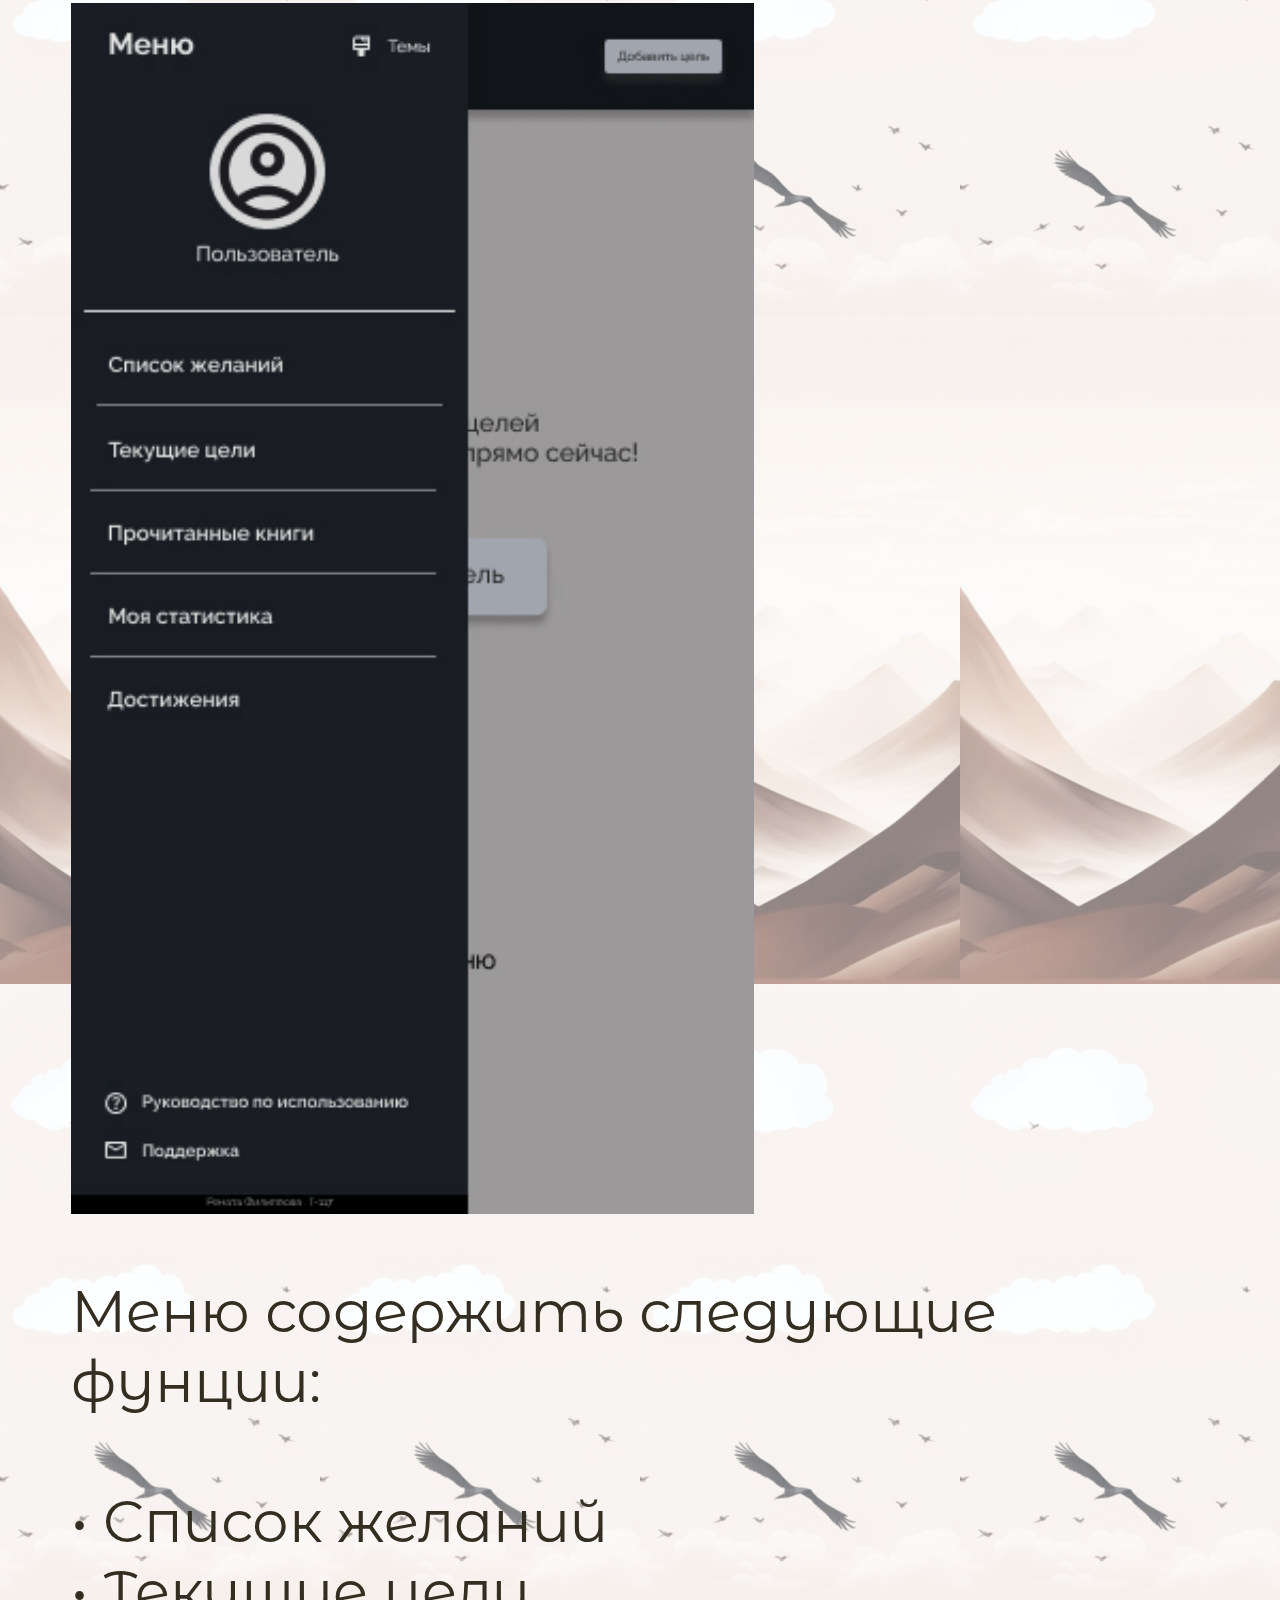
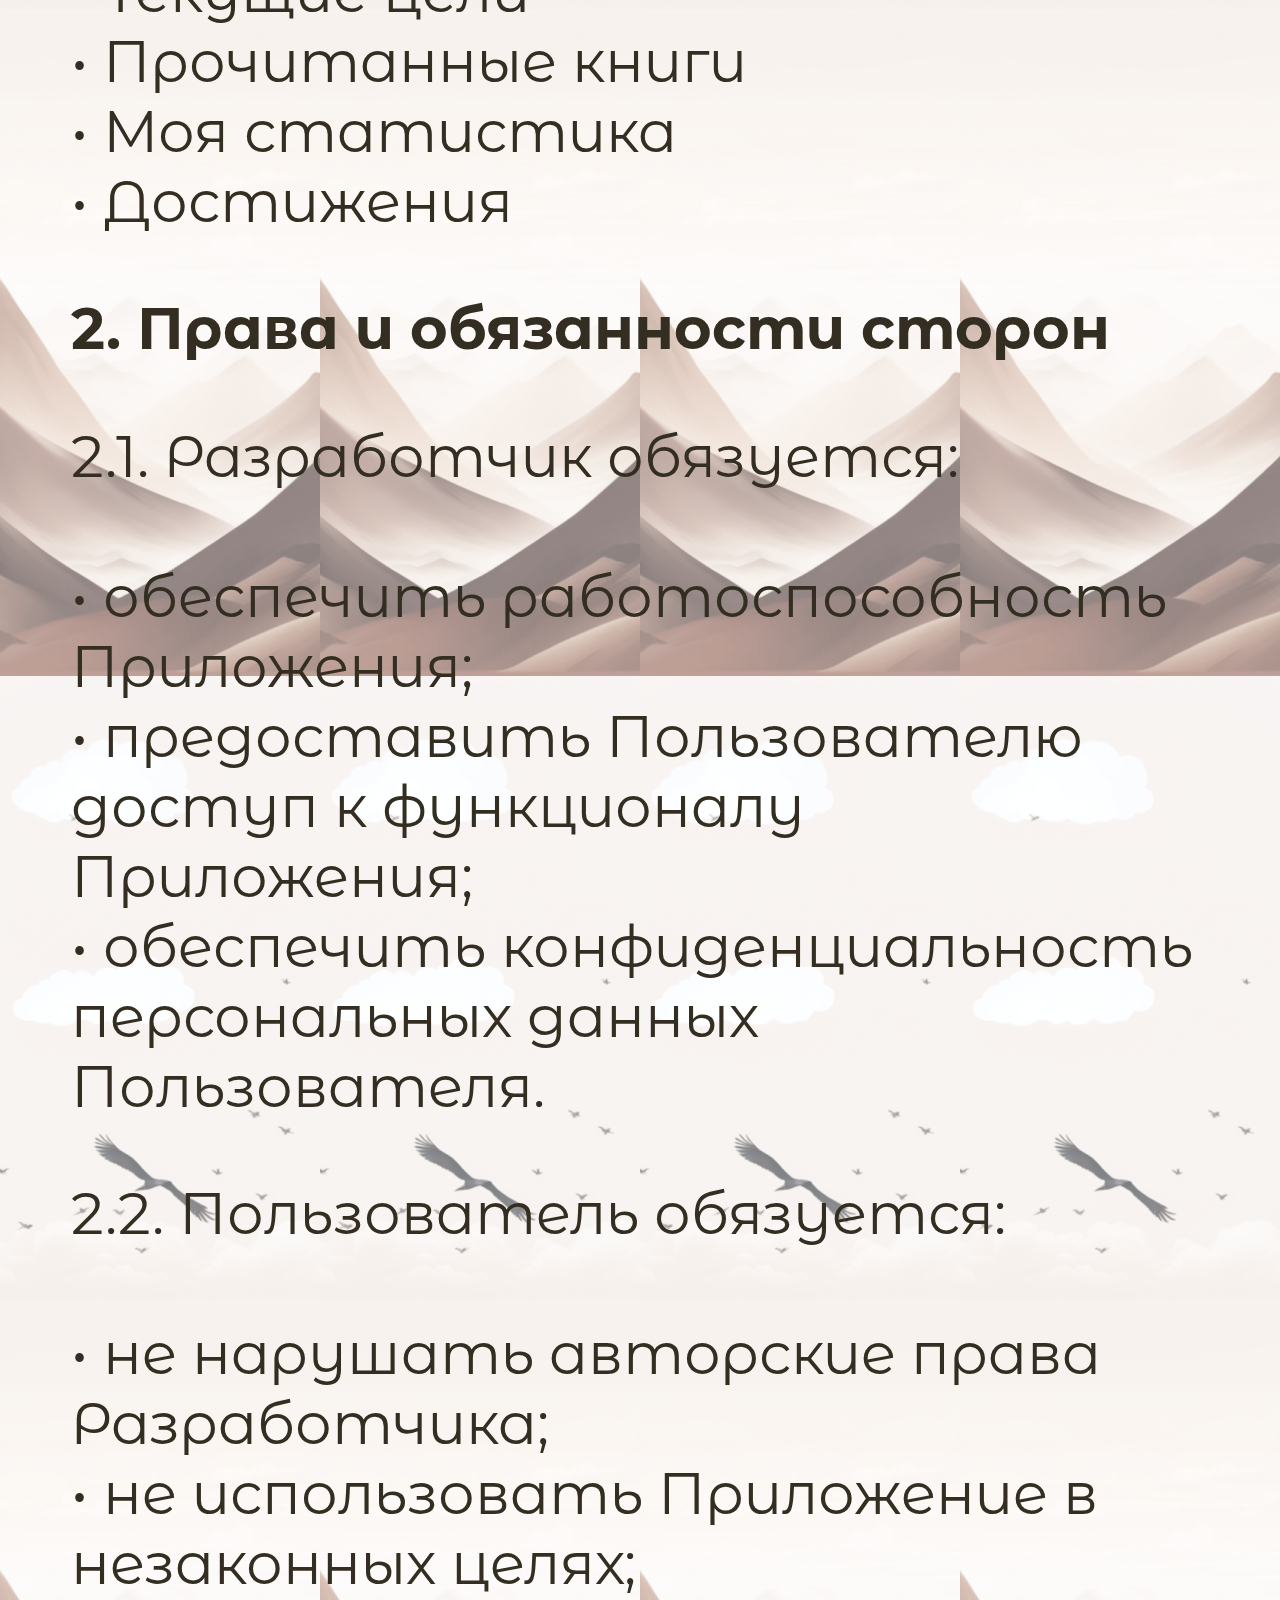
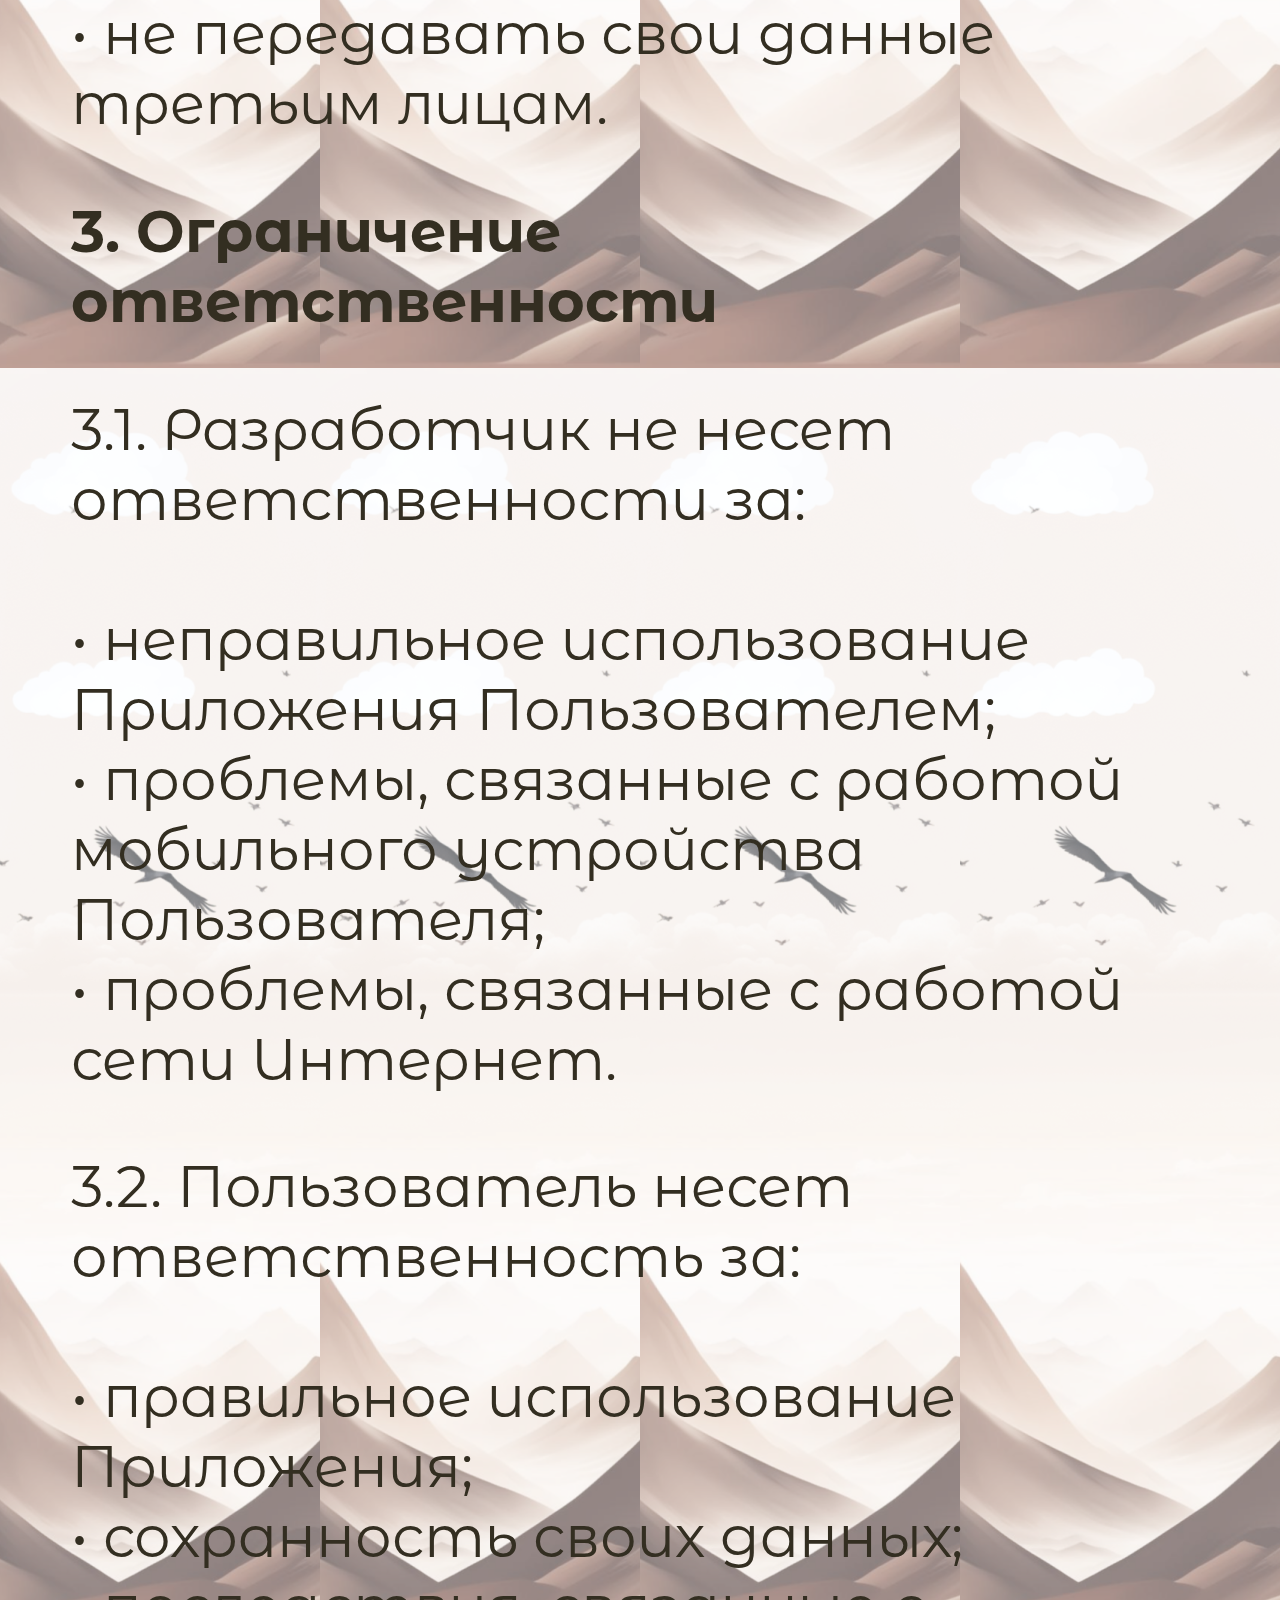
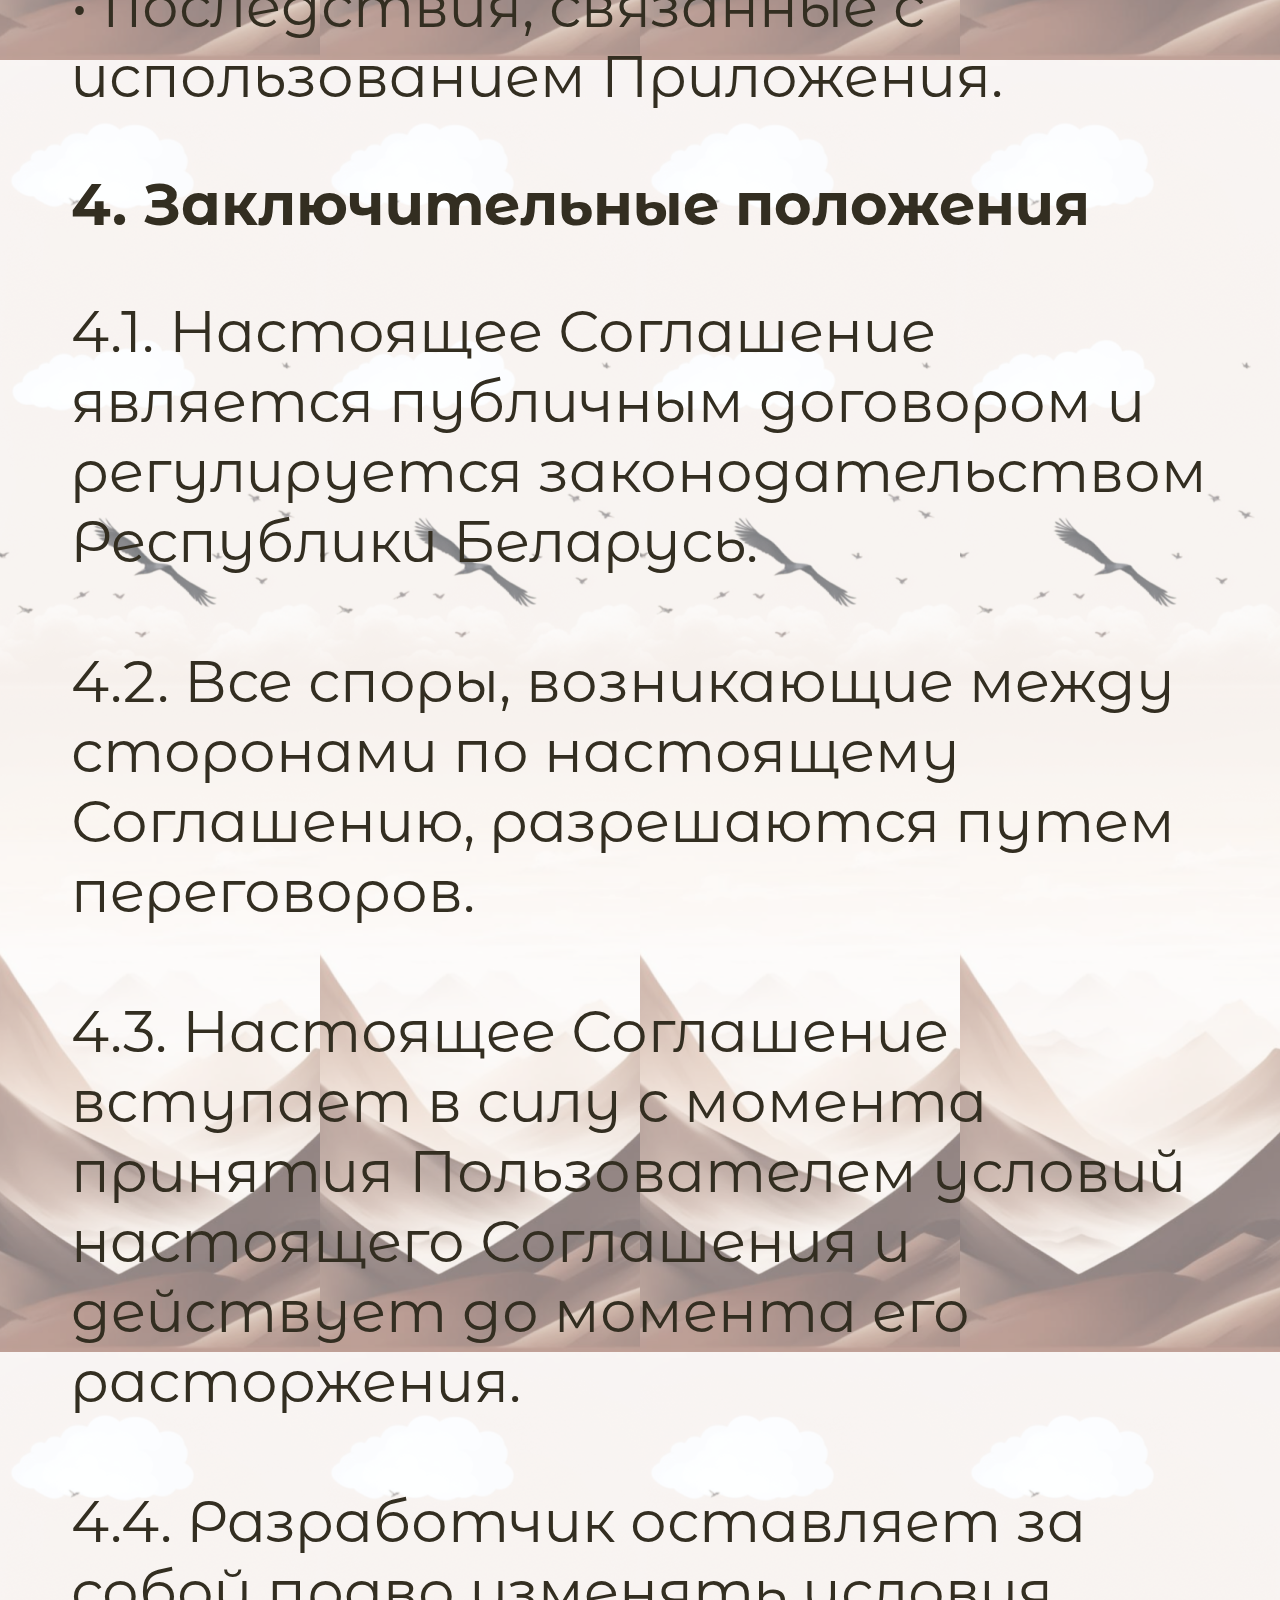
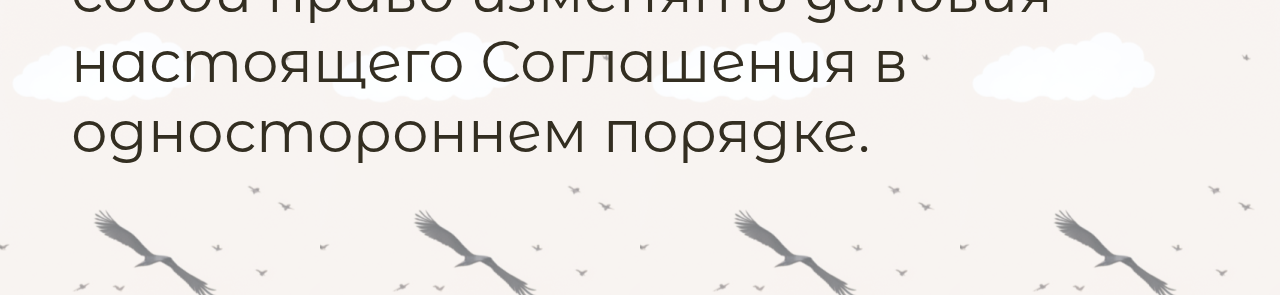
<file: fonts/userAgreement.html>
<!DOCTYPE html>
<html lang="en">
<head>
    <meta charset="UTF-8">
    <meta name="viewport" content="width=device-width, initial-scale=1.0">

    <link href='https://fonts.googleapis.com/css?family=Alata' rel='stylesheet'>
    <link href='https://fonts.googleapis.com/css?family=Montserrat Alternates' rel='stylesheet'>

    <link rel="stylesheet" href="../css/styleMainP.css"></linkrel>
</head>
<body>
    <div class="content">

        <h1>Руководство по использованию</h1>

        <h3>Добро пожаловать в наше мобильное приложение! Далее будет представлена инструкция по использованию!</h3>

        <p><b>1. Меню</b></p>
        <p>В начале работы предлогаем изнакомитсья с меню приложения, оно содержит все основные функции</p>
        <img src="../img/Меню.jpg" alt="">
        <p>Меню содержить следующие фунции:<br><br>
            • Cписок желаний<br>
            • Текущие цели<br>
            • Прочитанные книги<br>
            • Моя статистика<br>
            • Достижения<br>
        </p>
        <p><b>2. Права и обязанности сторон</b></p>
        <p>2.1. Разработчик обязуется:<br><br>
            • обеспечить работоспособность Приложения;<br>
            • предоставить Пользователю доступ к функционалу Приложения;<br>
            • обеспечить конфиденциальность персональных данных Пользователя.</p>
        <p>2.2. Пользователь обязуется:<br><br>
            • не нарушать авторские права Разработчика;<br>
            • не использовать Приложение в незаконных целях;<br>
            • не передавать свои данные третьим лицам.</p>

        <p><b>3. Ограничение ответственности</b></p>
        <p>3.1. Разработчик не несет ответственности за:<br><br>
            • неправильное использование Приложения Пользователем;<br>
            • проблемы, связанные с работой мобильного устройства Пользователя;<br>
            • проблемы, связанные с работой сети Интернет.</p>
        <p>3.2. Пользователь несет ответственность за:<br><br>
            • правильное использование Приложения;<br>
            • сохранность своих данных;<br>
            • последствия, связанные с использованием Приложения.</p>

        <p><b>4. Заключительные положения</b></p>
        <p>4.1. Настоящее Соглашение является публичным договором и регулируется законодательством 
            Республики Беларусь.<br><br>
           4.2. Все споры, возникающие между сторонами по настоящему Соглашению, разрешаются путем переговоров.<br><br>
           4.3. Настоящее Соглашение вступает в силу с момента принятия Пользователем условий 
           настоящего Соглашения и действует до момента его расторжения.<br><br>
           4.4. Разработчик оставляет за собой право изменять условия настоящего Соглашения в одностороннем порядке.</p>
    </div>
</body>
</html>
</file>
<file: css/styleMainP.css>
body {
    background-image: url('../img/background.png');
}


.layered {
  position: relative;
  padding-top: 0;
  margin-right: -5%;
}

.layered:before,
.layered:after {
  content: "";
  position: absolute;
  top: 0;
  bottom: 0;
  width: 100%;
  z-index: 1; 
  pointer-events: none; 
}

.layered:before {
  left: 0;
  background: linear-gradient(to right, #F8F3F1, rgba(255, 255, 255, 0) 25%, rgba(255, 255, 255, 0) 75%, #F8F3F1);
}

.layered:after {
  right: 0;
  background: linear-gradient(to left, #F8F3F1, rgba(255, 255, 255, 0) 25%, rgba(255, 255, 255, 0) 75%, #F8F3F1);
}

/* Полоски тянучки сверху */
.bars{
    width: 100%;
    height: 5vw;
    margin-top: 3%;
    margin-bottom: 0.7em;

    display: flex; 
    flex-direction: column; 
    align-items: center;
}
.bars .scrollBars{
    
    border-radius: 3px;
    height: 0.7vw;
    width: 12%;
    margin-bottom: 1%;
    background-color: #3B2915;
}

.header
{   
    display: flex; 
    flex-direction: column; 
    align-items: center;
}
.header h1{
    color: #332E21;
    font-size: 8vw;
    font-family: 'Alata';
    font-weight: 500;
    margin-top: 1%;
}
.header p{
    font-family: 'Montserrat Alternates';
    font-size: 4.5vw;
    margin-left: 4%;
    margin-right: 4%;
    text-align: center;
    margin-top: -1%;
}

.header img {
    width: 30%;
}

.content {
    padding: 5%;
}
.content img{
  height: 8vw; 
  margin-top: 5%;
}

.content-button {
  flex: 1;
  display: flex; 
    flex-direction: column; 
    align-items: center;
}
.content-button img{
  height: 13vw; 
}

.file-text {
  color: #332E21;
  font-family: 'Montserrat Alternates';
  font-size:  2.9vw;
  margin: 0;
}
.content p{
  color: #332E21;
  font-size: 4.5vw;
  font-family: 'Montserrat Alternates';
}
.content h1{
  color: #332E21;
  font-size: 7vw;
  font-family: 'Montserrat Alternates';
  margin-bottom: 15%;
}

.content h3{
  color: #332E21;
  font-size: 5vw;
  font-family: 'Montserrat Alternates';
  margin-bottom: 15%;
}
.content img{
  width: 60%;
  height: 60%;
}
.footer {
  width: 100%;  
  background-color: #635B50;
  padding: 1% 1% 2% 5%;
  margin-top: auto;
  margin-bottom: -3%; /* Убираем отступ снизу */
  margin-left: -3%;
  margin-right: 0;
  position: relative;

  color: #FFF9EB;
  font-size: 4vw;
  font-family: 'Montserrat Alternates';
}
.p-footer-low{
  margin-left: 5%;
  margin-bottom: 7%;

  display: flex;
  align-items: center;
}
.p-footer-low a{
  color: #FFF9EB;
  font-family: 'Montserrat Alternates';
}
.p-footer-low img{
  width: 6%;  
  margin-right: 3%; 
}
</file>
